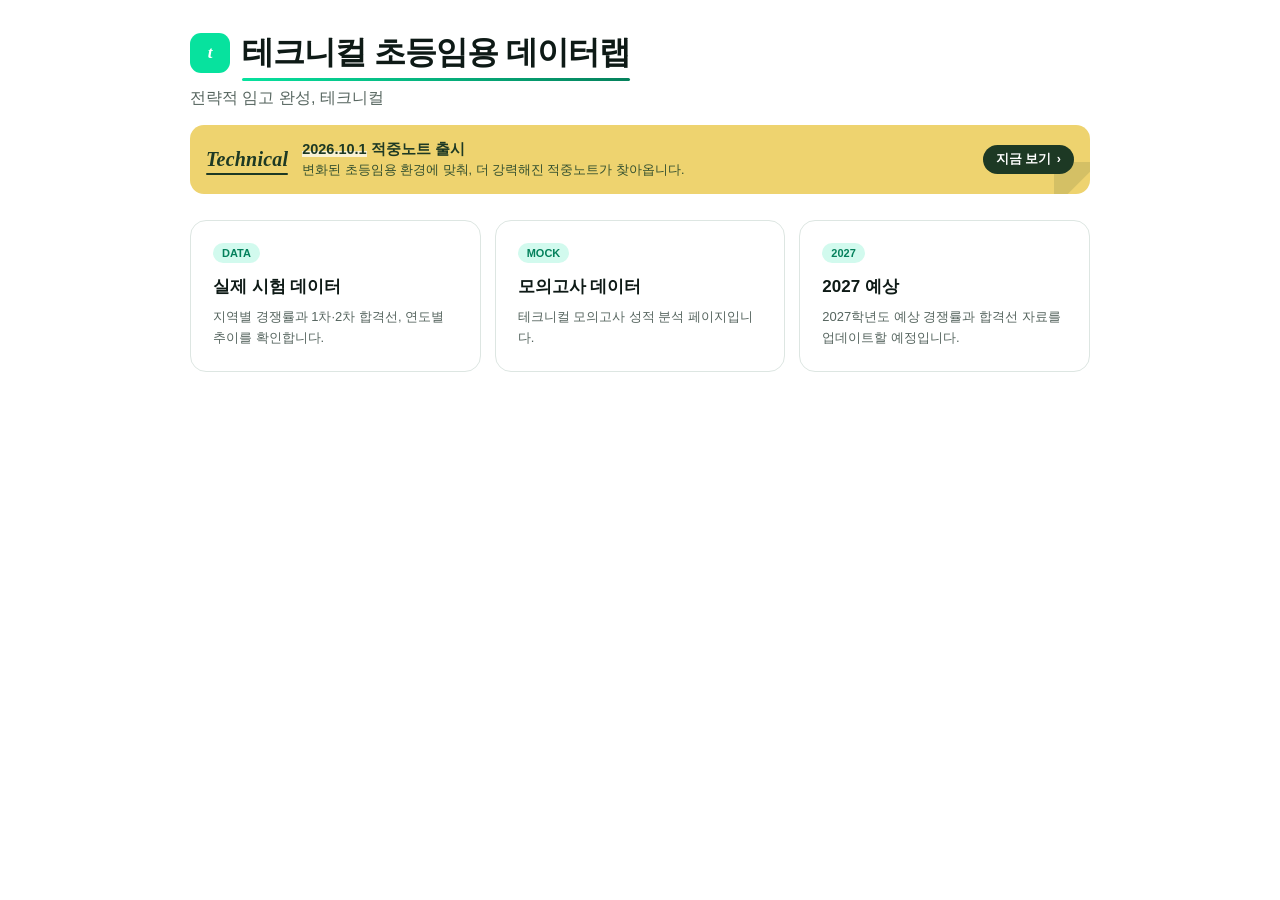
<file: index.html>
<!doctype html><html lang="ko"><head><meta charset="utf-8"><meta name="viewport" content="width=device-width,initial-scale=1"><title>테크니컬 초등임용 데이터랩</title><meta name="description" content="초등임용 실제 시험, 모의고사, 2027 예상 데이터를 한 곳에서 확인합니다."><style>*{box-sizing:border-box}html,body{margin:0;min-height:100%;font-family:"Nanum Gothic","Apple SD Gothic Neo","Malgun Gothic",sans-serif;color:#0e1a16;background:#fff}body{padding:32px 20px}.home{max-width:900px;margin:0 auto}.brand{display:flex;align-items:center;gap:12px}.logo{display:grid;place-items:center;width:40px;height:40px;border-radius:11px;background:#07e29e;color:#fff;font-family:Georgia,serif;font-weight:700;font-style:italic;font-size:17px}.lede{color:#56655f;margin:14px 0 0}h1{margin:0;font-size:min(32px,6vw);font-weight:700;letter-spacing:-.03em;line-height:1.3}.home .promo{margin-bottom:26px}.grid{display:grid;grid-template-columns:repeat(3,1fr);gap:14px}.card{display:block;text-decoration:none;color:inherit;border:1px solid #dde6e2;border-radius:16px;padding:22px;background:#fff;transition:.15s}.card:hover{border-color:#0e1a16;transform:translateY(-2px)}.card h2{font-size:17px;margin:0 0 8px}.card p{font-size:13px;color:#56655f;line-height:1.65;margin:0}.badge{display:inline-block;font-size:11px;font-weight:700;color:#05815c;background:#07e29e2e;border-radius:999px;padding:4px 9px;margin-bottom:12px}@media(max-width:700px){.grid{grid-template-columns:1fr}.card{padding:18px}}</style></head><body><main class="home"><header><div class="brand"><span class="logo">t</span><h1 data-fx-title>테크니컬 초등임용 데이터랩</h1></div><p class="lede">전략적 임고 완성, 테크니컬</p></header><section class="grid"><a class="card" href="real.html"><span class="badge">DATA</span><h2>실제 시험 데이터</h2><p>지역별 경쟁률과 1차·2차 합격선, 연도별 추이를 확인합니다.</p></a><a class="card" href="mock.html"><span class="badge">MOCK</span><h2>모의고사 데이터</h2><p>테크니컬 모의고사 성적 분석 페이지입니다.</p></a><a class="card" href="expected-2027.html"><span class="badge">2027</span><h2>2027 예상</h2><p>2027학년도 예상 경쟁률과 합격선 자료를 업데이트할 예정입니다.</p></a></section></main><script src="hitnote.js"></script></body></html>
</file>
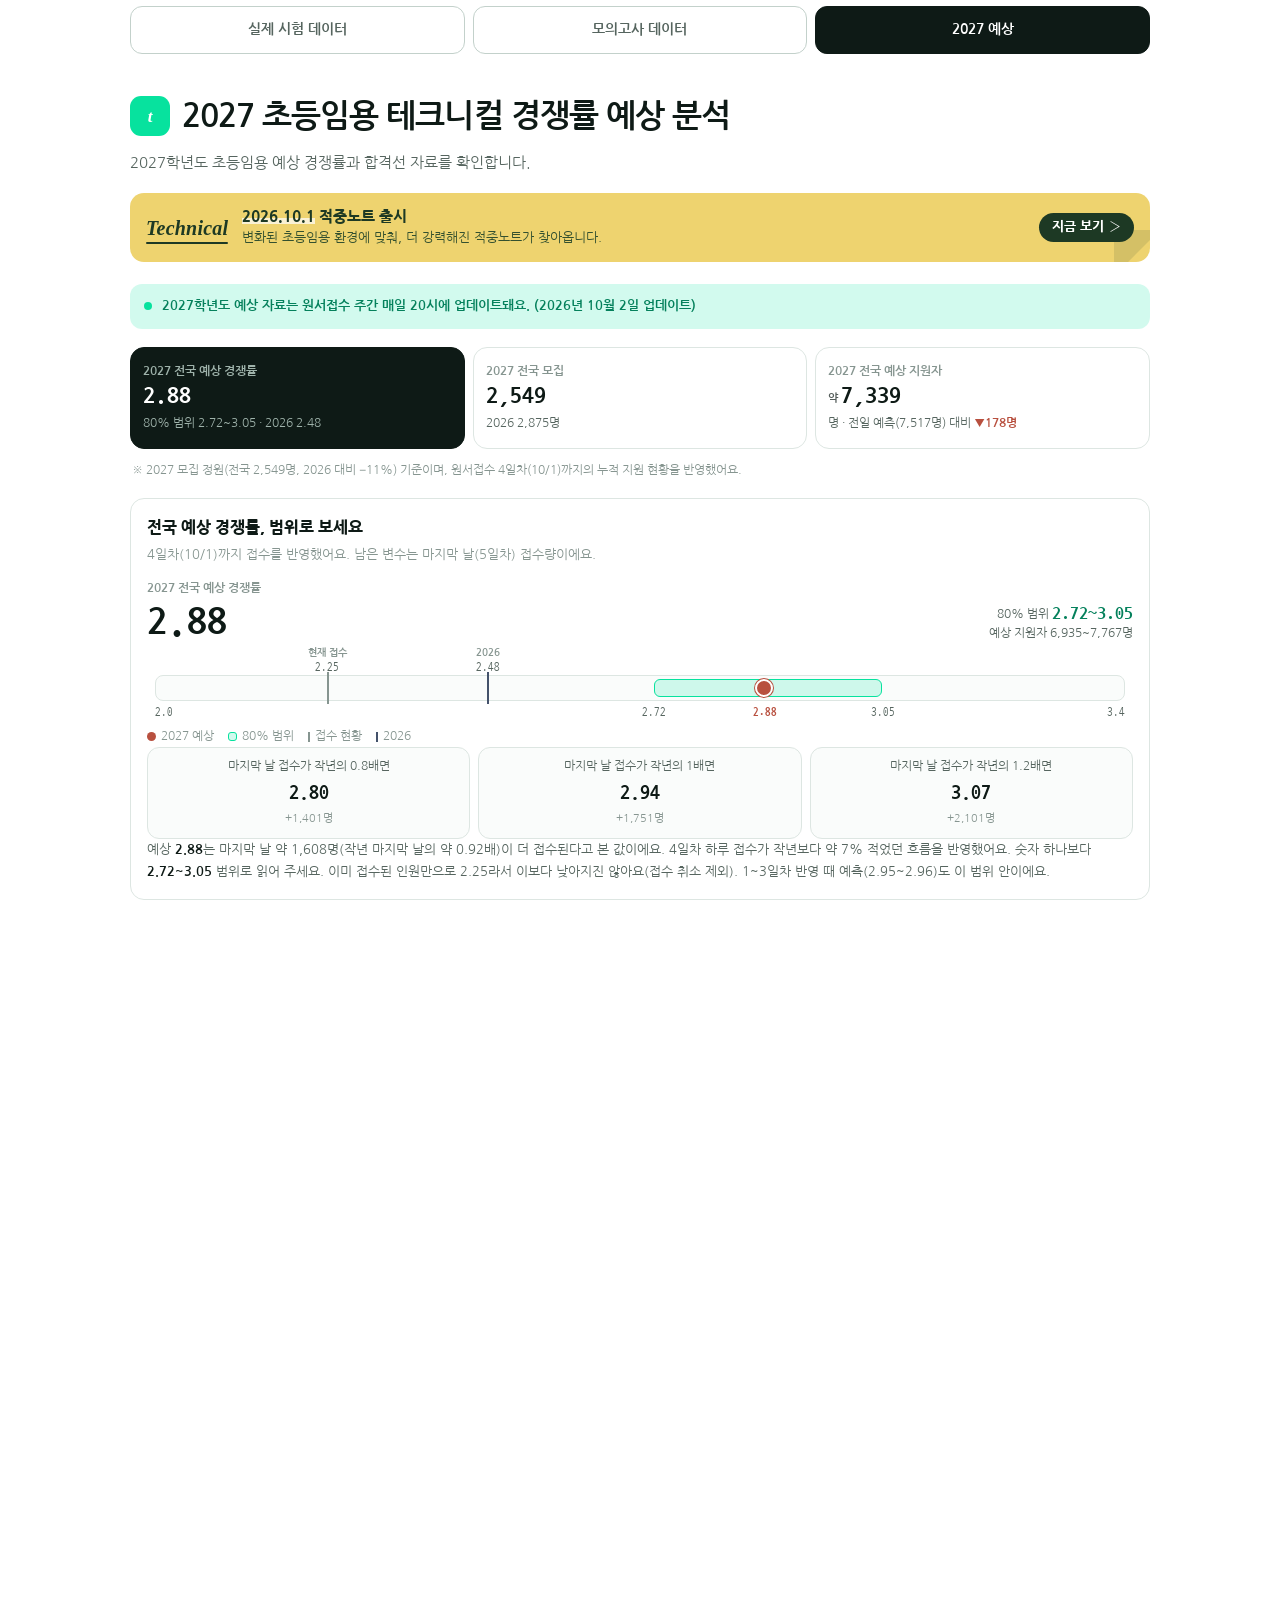
<file: expected-2027.html>
<!doctype html><html lang="ko"><head><meta charset="utf-8">
<meta name="viewport" content="width=device-width, initial-scale=1, viewport-fit=cover">
<title>2027 예상 | 테크니컬 초등임용 데이터랩</title>
<meta name="description" content="2027학년도 초등임용 예상 경쟁률과 합격선 자료를 확인합니다.">
<link rel="preconnect" href="https://fonts.googleapis.com">
<link rel="preconnect" href="https://fonts.gstatic.com" crossorigin>
<link rel="stylesheet" href="https://fonts.googleapis.com/css2?family=Nanum+Gothic:wght@400;700;800&family=Nanum+Gothic+Coding:wght@400;700&display=swap">
<link rel="stylesheet" href="common.css">
<script src="kmap.js"></script>
<style>
  :root{
    color-scheme: light;
    --ground:#ffffff; --surface:#ffffff; --surface-2:#fafcfb;
    --ink:#0e1a16; --ink-2:#56655f; --ink-3:#869590;
    --line:#dde6e2; --line-2:#c3d1cb;
    --avg:#07e29e; --avg-soft:#07e29e2e; --avg-ink:#05815c;
    --cut:#44526b; --cut-soft:#44526b1f;
    --cut2:#b8503f; --cut2-soft:#b8503f1a;
    --sans:"Nanum Gothic","Apple SD Gothic Neo","Malgun Gothic",-apple-system,sans-serif;
    --mono:"Nanum Gothic Coding",ui-monospace,SFMono-Regular,Menlo,monospace;
    padding-top: env(safe-area-inset-top,0px);
    padding-bottom: env(safe-area-inset-bottom,0px);
  }
  *{box-sizing:border-box}
  html,body{height:100%;max-width:100%;overflow-x:hidden}
  body{
    margin:0; background:var(--ground); color:var(--ink);
    font-family:var(--sans); font-size:15px; line-height:1.6;
    -webkit-font-smoothing:antialiased; word-break:keep-all; overflow-wrap:break-word;
  }
  h1,h2,h3{text-wrap:balance} p{text-wrap:pretty}
  button,select{-webkit-tap-highlight-color:transparent; touch-action:manipulation; font:inherit}

  .wrap{
    max-width:1060px; margin:0 auto;
    padding-left:max(20px, env(safe-area-inset-left));
    padding-right:max(20px, env(safe-area-inset-right));
    padding-block:32px calc(56px + env(safe-area-inset-bottom));
    display:flex; flex-direction:column; gap:22px;
  }

  .brand{display:flex; align-items:center; gap:12px}
  .logo{
    display:grid; place-items:center; width:40px; height:40px; flex:none;
    border-radius:11px; background:var(--avg); color:#fff;
    font-family:Georgia,"Times New Roman",serif; font-weight:700; font-style:italic; font-size:17px;
  }
  h1{margin:0; min-width:0; font-size:min(32px,3.4vw); font-weight:700; letter-spacing:-0.03em; line-height:1.3; white-space:nowrap}
  .lede{margin:14px 0 0; max-width:54ch; color:var(--ink-2); font-size:14.5px; line-height:1.78}

  nav.tabs{
    display:grid; grid-template-columns:repeat(3,1fr); gap:8px;
    position:sticky; top:0; z-index:5; background:var(--ground);
    padding-block:6px 2px;
  }
  nav.tabs button{
    border:1px solid var(--line-2); background:var(--surface);
    color:var(--ink-2); border-radius:12px; padding:12px 6px;
    font-weight:700; font-size:13.5px; cursor:pointer; text-align:center;
    transition:background .12s,color .12s,border-color .12s;
  }
  nav.tabs button.is-on{background:var(--ink); color:#fff; border-color:var(--ink)}
  @media (max-width:420px){ nav.tabs button{font-size:12px; padding:11px 4px} }

  section.view{display:none}
  section.view.is-on{display:flex; flex-direction:column; gap:18px}

  .panel{
    border:1px solid var(--line); border-radius:14px; padding:16px;
    background:var(--surface); display:flex; flex-direction:column; gap:14px;
  }
  .panel-head h2{margin:0 0 4px; font-size:16px; font-weight:800}
  .panel-head .note{margin:0; color:var(--ink-3); font-size:12.5px}

  .seg{display:inline-flex; border:1px solid var(--line-2); border-radius:10px; padding:3px; gap:2px}
  .seg button{
    border:none; background:none; color:var(--ink-2); font-weight:700; font-size:13px;
    padding:7px 12px; border-radius:7px; cursor:pointer;
  }
  .seg button.is-on{background:var(--ink); color:#fff}

  .row-controls{display:flex; flex-wrap:wrap; align-items:center; gap:10px}
  select.plain{
    font-family:var(--sans); font-size:13.5px; color:var(--ink); background:var(--surface);
    border:1px solid var(--line-2); border-radius:8px; padding:8px 28px 8px 10px;
    appearance:none; -webkit-appearance:none;
    background-image:linear-gradient(45deg,transparent 50%,var(--ink-3) 50%),
                      linear-gradient(135deg,var(--ink-3) 50%,transparent 50%);
    background-position:calc(100% - 15px) 50%, calc(100% - 10px) 50%;
    background-size:5px 5px, 5px 5px; background-repeat:no-repeat;
  }

  .bars{list-style:none; margin:0; padding:0; display:flex; flex-direction:column; gap:8px}
  .bars li{display:grid; grid-template-columns:52px 1fr 52px; align-items:center; gap:8px}
  .bars .name{font-size:12.5px; color:var(--ink-2); font-weight:700; white-space:nowrap; overflow:hidden; text-overflow:ellipsis}
  .bars .track{position:relative; height:20px; background:var(--surface-2); border-radius:6px; overflow:hidden}
  .bars .fill{position:absolute; inset:0 auto 0 0; border-radius:6px; background:var(--avg)}
  .bars li.is-me .fill{background:var(--cut2)}
  .bars .val{font-family:var(--mono); font-size:12px; font-weight:700; color:var(--ink); text-align:right; font-variant-numeric:tabular-nums}

  .trend-wrap{display:flex; flex-direction:column; gap:10px}
  .trend-chart{width:100%; height:auto; display:block}
  .trend-pts text{font-family:var(--mono); font-variant-numeric:tabular-nums}
  .legend-inline{display:flex; gap:14px; margin:0; font-size:12px; color:var(--ink-3)}
  .legend-inline span{display:inline-flex; align-items:center; gap:5px}
  .legend-inline i{width:9px; height:9px; border-radius:3px; background:var(--avg); display:inline-block}
  .legend-inline i.i-cut{background:var(--cut)}
  .legend-inline i.i-cut2{background:var(--cut2)}

  .empty-note{color:var(--ink-3); font-size:13px; padding:10px 2px}

  .mock-frame-wrap{border-radius:14px; overflow:hidden; border:1px solid var(--line)}
  iframe.mock-frame{width:100%; border:0; display:block; height:1400px; background:#faf9f5}

  .notice{
    display:flex; flex-direction:column; align-items:center; text-align:center; gap:16px;
    padding:48px 22px; border:1px dashed var(--line-2); border-radius:16px; background:var(--surface-2);
  }
  .notice-icon{
    display:grid; place-items:center; width:52px; height:52px; border-radius:50%;
    background:var(--avg-soft); color:var(--avg-ink); flex:none;
  }
  .notice-icon svg{width:24px; height:24px}
  .notice-title{margin:0; font-size:17px; font-weight:800; color:var(--ink); max-width:34ch}
  .notice-sub{margin:0; font-size:13px; color:var(--ink-2); max-width:44ch; line-height:1.7}
  .notice-badge{
    font-family:var(--mono); font-size:11.5px; font-weight:700; letter-spacing:.04em;
    color:var(--avg-ink); background:var(--avg-soft); border-radius:999px; padding:5px 12px;
  }

  .disclaimer{
    font-size:12px; color:var(--ink-3); border-top:1px solid var(--line); padding-top:14px;
  }

  .kpis{display:grid;grid-template-columns:repeat(3,minmax(0,1fr));gap:8px}
  .kpi{border:1px solid var(--line);border-radius:14px;padding:14px 12px;background:var(--surface)}
  .kpi.main{background:var(--ink);color:#fff;border-color:var(--ink)}
  .kpi small{display:block;font-size:11.5px;color:var(--ink-3);font-weight:700}.kpi.main small{color:#9fb3ab}
  .kpi{min-width:0}
  .kpi b em{font-size:11px;font-style:normal;font-family:var(--sans);font-weight:700;margin-right:3px;opacity:.7}
  .kpi b{display:block;white-space:nowrap;font-family:var(--mono);font-size:min(24px,5.6vw);font-weight:700;line-height:1.25;font-variant-numeric:tabular-nums}
  .kpi span{font-size:11.5px;color:var(--ink-2)}.kpi span .dlt{font-style:normal;font-weight:700;color:var(--cut2);white-space:nowrap}.kpi.main span{color:#9fb3ab}
  .upd{display:flex;gap:10px;align-items:center;padding:12px 14px;border-radius:12px;background:var(--avg-soft);color:var(--avg-ink);font-size:13px;font-weight:700}
  .upd i{width:8px;height:8px;border-radius:50%;background:var(--avg);flex:none}
  .rng{list-style:none;margin:0;padding:0;display:flex;flex-direction:column;gap:9px}
  .rng li{display:grid;grid-template-columns:38px 1fr 40px;align-items:center;gap:8px;cursor:pointer;border-radius:8px;padding:2px 0}
  .rng li.is-me .name{color:var(--cut2)}
  .rng .name{font-size:13px;font-weight:800;color:var(--ink-2)}
  .rng .track{position:relative;height:22px;background:var(--surface-2);border-radius:6px}
  .rng .band{position:absolute;top:5px;bottom:5px;background:var(--avg-soft);border-radius:5px}
  .rng .dot{position:absolute;top:3px;width:16px;height:16px;margin-left:-8px;border-radius:50%;background:var(--avg);border:2px solid #fff;box-shadow:0 0 0 1px var(--avg-ink)}
  .rng li.is-me .dot{background:var(--cut2);box-shadow:0 0 0 1px var(--cut2)}
  .rng .prev{position:absolute;top:2px;bottom:2px;width:2px;background:var(--cut)}
  .rng .val{font-family:var(--mono);font-size:12.5px;font-weight:700;text-align:right}
  .rng li.is-nat{cursor:default;padding-bottom:10px;border-bottom:1px dashed var(--line-2)}
  .rng li.is-nat .name{color:var(--ink);font-weight:800}
  .rng li.is-nat .val{color:var(--ink)}
  .axis{display:flex;justify-content:space-between;margin:0 40px 0 46px;font-family:var(--mono);font-size:11px;color:var(--ink-3)}
  .legend-inline .i-prev{width:2px;height:10px;border-radius:0;background:var(--cut)}
  .legend-inline .i-band{background:var(--avg-soft);border:1px solid var(--avg)}
  .smalls{display:grid;grid-template-columns:repeat(3,1fr);gap:8px}
  .sm{border:1px solid var(--cut2-soft);background:var(--cut2-soft);border-radius:12px;padding:12px 8px;text-align:center}
  .sm b{display:block;font-size:14px}.sm em{display:block;font-style:normal;font-family:var(--mono);font-size:20px;font-weight:700;color:var(--cut2)}
  .sm span{font-size:11.5px;color:var(--ink-2);display:block;line-height:1.5}
  .tbl{overflow-x:auto}table{border-collapse:collapse;width:100%;font-size:13px;min-width:420px}
  th,td{padding:8px 6px;text-align:right;border-bottom:1px solid var(--line);white-space:nowrap}
  th:first-child,td:first-child{text-align:left;font-weight:800}th{font-size:11.5px;color:var(--ink-3)}
  td{font-family:var(--mono);font-variant-numeric:tabular-nums}tr.tot td{font-weight:700;background:var(--surface-2)}
  .up{color:var(--cut2)}.dn{color:var(--avg-ink)}
  .tips{margin:0;padding-left:18px;display:flex;flex-direction:column;gap:8px;font-size:13.5px}
  .detail-h{display:flex;flex-wrap:wrap;justify-content:space-between;align-items:center;gap:10px}
  .chips{display:flex;gap:8px;flex-wrap:wrap;font-size:12.5px;color:var(--ink-2)}
  .chips b{font-family:var(--mono);color:var(--ink)}
  .tbl.sortable table{min-width:0;font-size:12.5px}
  .tbl.sortable td{padding:8px 4px}
  .tbl.sortable th{padding:0}
  .tbl.sortable th button{width:100%;padding:8px 4px;border:0;background:none;color:inherit;font:inherit;font-size:11.5px;font-weight:700;cursor:pointer;text-align:right;white-space:normal;line-height:1.3}
  .tbl.sortable th:first-child button{text-align:left}
  .tbl.sortable th button:hover{color:var(--ink)}
  .tbl.sortable th button:focus-visible{outline:2px solid var(--avg-ink);outline-offset:-2px;border-radius:6px}
  .tbl.sortable th button::after{content:"↕";margin-left:2px;opacity:.35;font-size:10px}
  .tbl.sortable th[aria-sort="ascending"] button,.tbl.sortable th[aria-sort="descending"] button{color:var(--ink)}
  .tbl.sortable th[aria-sort="ascending"] button::after{content:"▲";opacity:1;color:var(--avg-ink)}
  .tbl.sortable th[aria-sort="descending"] button::after{content:"▼";opacity:1;color:var(--avg-ink)}
  .tbl.sortable td.hi{font-weight:700;color:var(--ink)}

  .nat-h{display:flex;justify-content:space-between;align-items:flex-end;gap:12px;flex-wrap:wrap}
  .nat-h small{display:block;font-size:11.5px;color:var(--ink-3);font-weight:700}
  .nat-h b{display:block;font-family:var(--mono);font-size:min(40px,10vw);line-height:1.15;font-variant-numeric:tabular-nums}
  .nat-h .r{text-align:right;font-size:12px;color:var(--ink-2)}
  .nat-h .r b{display:inline;font-size:18px;color:var(--avg-ink)}
  .gauge{padding:0 8px}
  .g-top,.g-bot{position:relative;font-family:var(--mono);font-size:11px;color:var(--ink-2)}
  .g-top{height:32px}.g-bot{height:22px;margin-top:4px}
  .g-top span,.g-bot span{position:absolute;transform:translateX(-50%);text-align:center;line-height:1.25;white-space:nowrap}
  .g-top span{bottom:2px}
  .g-top small{display:block;font-family:var(--sans);font-size:10px;color:var(--ink-3);font-weight:700}
  .g-bot span.e0{transform:none}.g-bot span.e1{transform:translateX(-100%)}
  .g-bot span.hl{font-weight:700;color:var(--cut2)}
  .g-track{position:relative;height:26px;background:var(--surface-2);border-radius:8px;border:1px solid var(--line)}
  .g-band{position:absolute;top:3px;bottom:3px;background:var(--avg-soft);border:1px solid var(--avg);border-radius:6px}
  .g-tick{position:absolute;top:-4px;bottom:-4px;width:2px;margin-left:-1px;background:var(--cut)}
  .g-tick.now{background:var(--ink-3)}
  .g-dot{position:absolute;top:50%;width:18px;height:18px;margin:-9px 0 0 -9px;border-radius:50%;background:var(--cut2);border:2px solid #fff;box-shadow:0 0 0 1px var(--cut2)}
  .legend-inline .i-now{width:2px;height:10px;border-radius:0;background:var(--ink-3)}
  .legend-inline .i-dot{background:var(--cut2);border-radius:50%}
  .scs{display:grid;grid-template-columns:repeat(3,1fr);gap:8px}
  .sc{border:1px solid var(--line);background:var(--surface-2);border-radius:12px;padding:10px 6px;text-align:center}
  .sc span{display:block;font-size:11.5px;color:var(--ink-2);line-height:1.45}
  .sc em{display:block;font-style:normal;font-family:var(--mono);font-size:20px;font-weight:700;margin:2px 0}
  .sc i{display:block;font-style:normal;font-size:11px;color:var(--ink-3)}
  .nat-note{margin:0;font-size:13px;color:var(--ink-2);line-height:1.7}
  .nat-note b{color:var(--ink)}
@media(max-width:460px){.brand{gap:10px}.logo{width:34px;height:34px;border-radius:9px}}
</style></head><body>
<div class="site-nav-shell"><nav class="site-nav" aria-label="데이터 종류 선택"><a href="real.html" class="">실제 시험 데이터</a><a href="mock.html" class="">모의고사 데이터</a><a href="expected-2027.html" class="is-on">2027 예상</a></nav></div>
<div class="wrap">
<header>
    <div class="brand">
      <span class="logo" aria-hidden="true">t</span>
      <h1 data-fit-title>2027 초등임용 테크니컬 경쟁률 예상 분석</h1>
    </div>
    <p class="lede">2027학년도 초등임용 예상 경쟁률과 합격선 자료를 확인합니다.</p>
  </header>
  <section class="view is-on" aria-label="2027 예상">
<div class="upd"><i></i>2027학년도 예상 자료는 원서접수 주간 매일 20시에 업데이트돼요. (2026년 10월 2일 업데이트)</div>
<div class="kpis" id="kpis"></div>
<p class="note" style="margin:-6px 2px 0;color:var(--ink-3);font-size:12px">※ 2027 모집 정원(전국 2,549명, 2026 대비 −11%) 기준이며, 원서접수 4일차(10/1)까지의 누적 지원 현황을 반영했어요.</p>

<div class="panel"><div class="panel-head"><h2>전국 예상 경쟁률, 범위로 보세요</h2><p class="note">4일차(10/1)까지 접수를 반영했어요. 남은 변수는 마지막 날(5일차) 접수량이에요.</p></div>
<div id="nat"></div></div>

<div class="panel"><div class="panel-head"><h2>지역별 예상 경쟁률 지도</h2><p class="note">지역을 누르면 예상 경쟁률과 접수 현황이 나와요. 여기서 고른 지역은 아래 그래프에도 함께 적용돼요.</p></div>
<div id="kmap-mount"></div></div>

<div class="panel"><div class="panel-head"><h2>2027 초등임용 누적 지원자 수</h2><p class="note">2027 원서접수 누적 지원 인원이에요(1일차 9/28, 2일차 9/29, 3일차 9/30, 4일차 10/1). 2026년 같은 일차와 비교해요. 열 제목을 누르면 오름차순·내림차순으로 바뀌어요.</p></div>
<div class="row-controls"><div class="seg" id="dayseg" role="group" aria-label="일차 선택"><button type="button" data-day="1">1일차</button><button type="button" data-day="2">2일차</button><button type="button" data-day="3">3일차</button><button type="button" data-day="4" class="is-on">4일차 누적</button></div><div class="seg" id="d1dir" role="group" aria-label="정렬 방향"><button type="button" data-d="-1" class="is-on">내림차순</button><button type="button" data-d="1">오름차순</button></div><select class="plain" id="d1key" aria-label="정렬 기준"><option value="a27">2027 지원</option><option value="a26">2026 지원</option><option value="g">증감률</option><option value="r1">접수 경쟁률</option><option value="m27">2027 모집</option><option value="n">지역명</option></select></div>
<div class="tbl sortable"><table id="d1tbl"></table></div>
<p class="note" style="margin:0;color:var(--ink-3);font-size:12.5px">※ 접수 경쟁률 = 해당 일차 누적 지원자 ÷ 2027 모집이에요(최종 경쟁률이 아니에요). 모집이 2~3명인 광주·대전·세종은 증감 폭이 크게 나와요.</p></div>

<div class="panel"><div class="panel-head"><h2>전일 대비 예상 경쟁률 변화</h2><p class="note">4일차 접수까지 반영하니 전국 예상 경쟁률이 2.95에서 2.88로 낮아졌어요. 전국 누적 접수가 작년 같은 시점보다 많은 정도가 1~3일차 +15~16%에서 4일차 +10%로 줄었기 때문이에요. 서울·충남·충북·경북은 내려가고 제주·부산·경기는 올랐어요. 증감폭은 3일차 반영 대비예요.</p></div><div class="tbl"><table id="cmp"></table></div></div>

<div class="panel"><div class="panel-head"><h2>내 지역, 얼마나 몰릴까?</h2><p class="note">점=2027 예상, 초록 띠=80% 예상 범위, 검은 선=2026 실제. 지역을 누르면 아래에 자세히 나와요. 맨 위 ‘전국’은 17개 지역 합계 기준이며 같은 눈금이에요.</p></div>
<div class="legend-inline"><span><i></i>2027 예상</span><span><i class="i-band"></i>80% 범위</span><span><i class="i-prev"></i>2026</span></div>
<ul class="rng" id="rng"></ul><div class="axis" id="axis"></div>
<p class="note" style="margin:0;color:var(--ink-3);font-size:12.5px">※ 제주·부산·서울이 3.2~3.4로 높고, 나머지 지역은 대부분 2.3~3.0 사이에 몰려 있어 순위 차이가 오차 범위 안이에요. 제주는 모집이 24명뿐이라 변동성을 더 크게 잡아 범위가 넓어요.</p></div>

<div class="panel"><div class="panel-head"><h2>극단값 주의 지역</h2><p class="note">모집이 2~3명뿐이라 지원자 수 추정에 크게 좌우돼요. 과거 지원자는 26~57명, 4일차 누적 접수 인원과 기존 가정(45명)을 섞어 29~36명으로 추정했어요.</p></div><div class="smalls" id="smalls"></div></div>

<div class="panel"><div class="detail-h"><div class="panel-head"><h2>지역별 5년 추이</h2></div><select class="plain" id="sel" aria-label="지역 선택"></select></div>
<div class="chips" id="chips"></div><svg class="trend-chart" id="trend" viewBox="0 0 340 190" role="img" aria-label="경쟁률 추이"></svg>
<div class="legend-inline"><span><i class="i-cut"></i>실제(2022~26)</span><span><i class="i-cut2"></i>2027 예상·80% 범위</span></div></div>

<div class="panel"><div class="panel-head"><h2>모집·경쟁률 한눈에 비교</h2><p class="note">2027 모집은 최신 정원 기준이에요.</p></div><div class="tbl"><table id="tbl"></table></div></div>

<div class="panel"><div class="panel-head"><h2>수험생 체크포인트</h2></div><ul class="tips">
<li><b>전국 지원자는 해마다 7,100~7,900명으로 비슷</b>했고, 모집이 줄면 경쟁률이 오르는 구조예요. 올해는 4일차 누적 접수가 작년 같은 시점보다 <b>약 10% 많아</b>(1일차 +15%, 2일차 +16%, 3일차 +15%였다가 4일차에 증가세가 둔화) 지원자를 약 7,339명으로 조정했고, 경쟁률은 <b>약 2.88</b>로 예상돼요.</li>
<li>수험생이 <b>모집 많은 지역으로 이동</b>하기 때문에, 모집이 늘어도 경쟁률이 크게 낮아지진 않아요.</li>
<li>제주(3.4)·부산(3.3)·서울(3.2)이 가장 높고 경기(3.0)가 뒤따라요. 나머지는 대부분 2.3~2.9에 몰려 있어 <b>순위 구분이 어려워요.</b></li>
<li>전년에 경쟁률이 높았던 지역은 다음 해 <b>일부 식는 경향</b>(평균회귀)이 있어요.</li>
<li>과거 예측 오차는 평균 약 10%예요. 일차별 접수 비중은 2026년 한 해 자료뿐이라 오차가 더 클 수 있어요. 5일차(최종) 자료가 나오면 다시 반영해요.</li></ul></div>

<p class="disclaimer">2027 모집 정원은 지역별 최신 정원(전국 2,549명)을 반영했어요. 정원이 바뀌면 예상치도 달라져요. 4개 모형(지원자 증감·합격선 포함·전국 대비 위치 유지·일차별 접수 기반)의 가중 기하평균으로 산출했고(4일차 기준 일차별 접수 기반 비중 약 76%), 표본이 5개 연도뿐이라 참고용입니다. 80% 범위는 예측값×exp(±1.28σ)로 계산했어요.</p>
</section>
<script>
const D=[{"n": "광주", "s": true, "m26": 28, "r26": 5.14, "m27": 2, "e": 17.5, "ap": 35, "lo": 12, "hi": 25.28, "h": [[2022, 5, 9.6], [2023, 5, 7.4], [2024, 5, 9.2], [2025, 41, 3.98], [2026, 28, 5.14]], "a27": 7, "a26": 48, "b27": 18, "b26": 78, "p1": 17.5, "c27": 21, "c26": 98, "p2": 20.5, "p3": 20, "d27": 24, "d26": 106}, {"n": "세종", "s": true, "m26": 6, "r26": 7.83, "m27": 3, "e": 9.67, "ap": 29, "lo": 6.44, "hi": 13.96, "h": [[2022, 72, 3.31], [2023, 64, 3.67], [2024, 9, 5.89], [2025, 36, 2.72], [2026, 6, 7.83]], "a27": 13, "a26": 12, "b27": 16, "b26": 24, "p1": 15.33, "c27": 18, "c26": 26, "p2": 13, "p3": 12.67, "d27": 17, "d26": 32}, {"n": "대전", "s": true, "m26": 31, "r26": 4.39, "m27": 3, "e": 12, "ap": 36, "lo": 8.33, "hi": 17.33, "h": [[2022, 11, 4.1], [2023, 9, 2.89], [2024, 9, 6.33], [2025, 39, 3.1], [2026, 31, 4.39]], "a27": 13, "a26": 31, "b27": 18, "b26": 53, "p1": 15.33, "c27": 20, "c26": 70, "p2": 13.67, "p3": 13, "d27": 25, "d26": 97}, {"n": "서울", "s": false, "m26": 195, "r26": 3.4, "m27": 247, "e": 3.23, "ap": 797, "lo": 2.88, "hi": 3.61, "h": [[2022, 201, 3.7], [2023, 107, 4.75], [2024, 101, 4.48], [2025, 244, 2.61], [2026, 195, 3.4]], "a27": 198, "a26": 177, "b27": 361, "b26": 326, "p1": 3.56, "c27": 481, "c26": 426, "p2": 3.58, "p3": 3.57, "d27": 606, "d26": 537}, {"n": "울산", "s": false, "m26": 61, "r26": 2.49, "m27": 62, "e": 2.91, "ap": 181, "lo": 2.6, "hi": 3.26, "h": [[2022, 122, 2.15], [2023, 112, 2.04], [2024, 88, 2.13], [2025, 94, 1.86], [2026, 61, 2.49]], "a27": 49, "a26": 33, "b27": 81, "b26": 63, "p1": 2.96, "c27": 110, "c26": 76, "p2": 2.93, "p3": 2.96, "d27": 139, "d26": 106}, {"n": "전남", "s": false, "m26": 121, "r26": 2.5, "m27": 137, "e": 2.69, "ap": 369, "lo": 2.41, "hi": 3.01, "h": [[2022, 187, 1.94], [2023, 151, 1.93], [2024, 138, 2.37], [2025, 143, 1.83], [2026, 121, 2.5]], "a27": 86, "a26": 48, "b27": 160, "b26": 88, "p1": 2.85, "c27": 214, "c26": 121, "p2": 2.88, "p3": 2.86, "d27": 274, "d26": 176}, {"n": "충남", "s": false, "m26": 243, "r26": 2.41, "m27": 185, "e": 2.64, "ap": 489, "lo": 2.36, "hi": 2.96, "h": [[2022, 139, 2.39], [2023, 139, 2.13], [2024, 225, 2.04], [2025, 231, 2.01], [2026, 243, 2.41]], "a27": 115, "a26": 103, "b27": 206, "b26": 183, "p1": 2.93, "c27": 297, "c26": 241, "p2": 2.95, "p3": 2.97, "d27": 367, "d26": 361}, {"n": "대구", "s": false, "m26": 72, "r26": 2.53, "m27": 121, "e": 2.45, "ap": 296, "lo": 2.19, "hi": 2.74, "h": [[2022, 46, 1.72], [2023, 27, 2.78], [2024, 28, 2.36], [2025, 67, 1.69], [2026, 72, 2.53]], "a27": 70, "a26": 63, "b27": 140, "b26": 109, "p1": 2.49, "c27": 178, "c26": 128, "p2": 2.55, "p3": 2.57, "d27": 228, "d26": 154}, {"n": "인천", "s": false, "m26": 175, "r26": 2.46, "m27": 219, "e": 2.59, "ap": 567, "lo": 2.31, "hi": 2.9, "h": [[2022, 200, 2.3], [2023, 185, 2.2], [2024, 147, 2.59], [2025, 206, 1.93], [2026, 175, 2.46]], "a27": 151, "a26": 111, "b27": 260, "b26": 192, "p1": 2.72, "c27": 335, "c26": 253, "p2": 2.74, "p3": 2.72, "d27": 432, "d26": 324}, {"n": "경북", "s": false, "m26": 271, "r26": 2.34, "m27": 167, "e": 2.81, "ap": 469, "lo": 2.51, "hi": 3.14, "h": [[2022, 328, 1.76], [2023, 317, 1.97], [2024, 253, 2.08], [2025, 293, 1.81], [2026, 271, 2.34]], "a27": 126, "a26": 108, "b27": 202, "b26": 181, "p1": 3.09, "c27": 264, "c26": 257, "p2": 3.09, "p3": 3.05, "d27": 352, "d26": 376}, {"n": "부산", "s": false, "m26": 255, "r26": 2.29, "m27": 160, "e": 3.34, "ap": 535, "lo": 2.99, "hi": 3.74, "h": [[2022, 343, 2.14], [2023, 324, 2.15], [2024, 305, 2.29], [2025, 379, 2.01], [2026, 255, 2.29]], "a27": 166, "a26": 148, "b27": 284, "b26": 265, "p1": 3.07, "c27": 352, "c26": 345, "p2": 3.07, "p3": 3.05, "d27": 445, "d26": 446}, {"n": "경기", "s": false, "m26": 995, "r26": 2.34, "m27": 815, "e": 3.02, "ap": 2459, "lo": 2.7, "hi": 3.38, "h": [[2022, 1385, 2.04], [2023, 1420, 2.08], [2024, 1224, 2.42], [2025, 1630, 1.93], [2026, 995, 2.34]], "a27": 671, "a26": 580, "b27": 1216, "b26": 1016, "p1": 2.89, "c27": 1604, "c26": 1365, "p2": 2.92, "p3": 2.91, "d27": 1982, "d26": 1770}, {"n": "경남", "s": false, "m26": 123, "r26": 2.36, "m27": 141, "e": 2.67, "ap": 377, "lo": 2.39, "hi": 2.99, "h": [[2022, 156, 2.03], [2023, 138, 2.09], [2024, 164, 2.02], [2025, 169, 1.83], [2026, 123, 2.36]], "a27": 104, "a26": 73, "b27": 178, "b26": 134, "p1": 2.71, "c27": 221, "c26": 165, "p2": 2.7, "p3": 2.7, "d27": 295, "d26": 224}, {"n": "제주", "s": false, "m26": 55, "r26": 2.15, "m27": 24, "e": 3.44, "ap": 83, "lo": 2.92, "hi": 4.06, "h": [[2022, 60, 1.85], [2023, 99, 1.92], [2024, 80, 2.16], [2025, 86, 1.88], [2026, 55, 2.15]], "a27": 15, "a26": 23, "b27": 51, "b26": 55, "p1": 3.02, "c27": 62, "c26": 74, "p2": 3.17, "p3": 3.12, "d27": 71, "d26": 95}, {"n": "충북", "s": false, "m26": 72, "r26": 2.29, "m27": 69, "e": 2.41, "ap": 166, "lo": 2.15, "hi": 2.69, "h": [[2022, 80, 1.88], [2023, 74, 2.12], [2024, 30, 2.03], [2025, 77, 1.56], [2026, 72, 2.29]], "a27": 52, "a26": 44, "b27": 90, "b26": 73, "p1": 2.72, "c27": 129, "c26": 99, "p2": 2.66, "p3": 2.67, "d27": 134, "d26": 142}, {"n": "강원", "s": false, "m26": 119, "r26": 2.22, "m27": 147, "e": 2.26, "ap": 333, "lo": 2.02, "hi": 2.53, "h": [[2022, 95, 2.84], [2023, 86, 2.97], [2024, 69, 4.03], [2025, 103, 2.31], [2026, 119, 2.22]], "a27": 86, "a26": 65, "b27": 136, "b26": 105, "p1": 2.47, "c27": 181, "c26": 143, "p2": 2.47, "p3": 2.46, "d27": 245, "d26": 182}, {"n": "전북", "s": false, "m26": 53, "r26": 2.09, "m27": 47, "e": 2.56, "ap": 121, "lo": 2.29, "hi": 2.87, "h": [[2022, 56, 2.25], [2023, 41, 2.51], [2024, 38, 2.24], [2025, 102, 1.91], [2026, 53, 2.09]], "a27": 28, "a26": 26, "b27": 57, "b26": 37, "p1": 2.53, "c27": 67, "c26": 58, "p2": 2.66, "p3": 2.56, "d27": 95, "d26": 83}], f=x=>x.toFixed(2), $=id=>document.getElementById(id);
const G=D.filter(d=>!d.s).sort((a,b)=>b.e-a.e), S=D.filter(d=>d.s).sort((a,b)=>b.r26-a.r26);
let me='서울';
$('kpis').innerHTML=`<div class="kpi main"><small>2027 전국 예상 경쟁률</small><b>2.88</b><span>80% 범위 2.72~3.05 · 2026 2.48</span></div><div class="kpi"><small>2027 전국 모집</small><b>2,549</b><span>2026 2,875명</span></div><div class="kpi"><small>2027 전국 예상 지원자</small><b><em>약</em>7,339</b><span>명 · 전일 예측(7,517명) 대비 <i class=\"dlt\">▼178명</i></span></div>`;
const NAT={e:2.88,lo:2.72,hi:3.05,apLo:6935,apHi:7767,ap:7339,mod:2549,cum:5731,p26:1751,r26:2.48,A:2.0,B:3.4};
(function(){const fm=v=>v.toLocaleString('ko-KR'),n=NAT,now=n.cum/n.mod,q=v=>((Math.min(Math.max(v,n.A),n.B)-n.A)/(n.B-n.A)*100).toFixed(2)+'%',inc=n.ap-n.cum,ratio=inc/n.p26;
const sc=[0.8,1,1.2].map(r=>({r,v:(n.cum+r*n.p26)/n.mod,m:Math.round(r*n.p26)}));
$('nat').innerHTML=`<div class="nat-h"><div><small>2027 전국 예상 경쟁률</small><b>${n.e.toFixed(2)}</b></div><div class="r">80% 범위 <b>${n.lo.toFixed(2)}~${n.hi.toFixed(2)}</b><br>예상 지원자 ${fm(n.apLo)}~${fm(n.apHi)}명</div></div>
<div class="gauge"><div class="g-top"><span style="left:${q(now)}"><small>현재 접수</small>${now.toFixed(2)}</span><span style="left:${q(n.r26)}"><small>2026</small>${n.r26.toFixed(2)}</span></div>
<div class="g-track"><span class="g-band" style="left:${q(n.lo)};width:calc(${q(n.hi)} - ${q(n.lo)})"></span><span class="g-tick now" style="left:${q(now)}"></span><span class="g-tick" style="left:${q(n.r26)}"></span><span class="g-dot" style="left:${q(n.e)}"></span></div>
<div class="g-bot"><span class="e0" style="left:0">${n.A.toFixed(1)}</span><span style="left:${q(n.lo)}">${n.lo.toFixed(2)}</span><span class="hl" style="left:${q(n.e)}">${n.e.toFixed(2)}</span><span style="left:${q(n.hi)}">${n.hi.toFixed(2)}</span><span class="e1" style="left:100%">${n.B.toFixed(1)}</span></div></div>
<div class="legend-inline"><span><i class="i-dot"></i>2027 예상</span><span><i class="i-band"></i>80% 범위</span><span><i class="i-now"></i>접수 현황</span><span><i class="i-prev"></i>2026</span></div>
<div class="scs">${sc.map(s=>`<div class="sc"><span>마지막 날 접수가 작년의 ${s.r}배면</span><em>${s.v.toFixed(2)}</em><i>+${fm(s.m)}명</i></div>`).join('')}</div>
<p class="nat-note">예상 <b>${n.e.toFixed(2)}</b>는 마지막 날 약 ${fm(Math.round(inc))}명(작년 마지막 날의 약 ${ratio.toFixed(2)}배)이 더 접수된다고 본 값이에요. 4일차 하루 접수가 작년보다 약 7% 적었던 흐름을 반영했어요. 숫자 하나보다 <b>${n.lo.toFixed(2)}~${n.hi.toFixed(2)}</b> 범위로 읽어 주세요. 이미 접수된 인원만으로 ${now.toFixed(2)}라서 이보다 낮아지진 않아요(접수 취소 제외). 1~3일차 반영 때 예측(2.95~2.96)도 이 범위 안이에요.</p>`})();
const MIN=1.5,MAX=4.5,p=v=>(Math.min(Math.max(v,MIN),MAX)-MIN)/(MAX-MIN)*100;
const natRow=`<li class="is-nat"><span class="name">전국</span><span class="track"><span class="band" style="left:${p(NAT.lo)}%;width:${p(NAT.hi)-p(NAT.lo)}%"></span><span class="prev" style="left:${p(NAT.r26)}%"></span><span class="dot" style="left:${p(NAT.e)}%"></span></span><span class="val">${f(NAT.e)}</span></li>`;
function rng(){km.select(me);$('rng').innerHTML=natRow+G.map(d=>`<li data-n="${d.n}" class="${d.n==me?'is-me':''}"><span class="name">${d.n}</span><span class="track"><span class="band" style="left:${p(d.lo)}%;width:${p(d.hi)-p(d.lo)}%"></span><span class="prev" style="left:${p(d.r26)}%"></span><span class="dot" style="left:${p(d.e)}%"></span></span><span class="val">${f(d.e)}</span></li>`).join('');
$('axis').innerHTML=[1.5,2,2.5,3,3.5,4,4.5].map(v=>`<span>${v}</span>`).join('');
$('rng').querySelectorAll('li[data-n]').forEach(li=>li.onclick=()=>{me=li.dataset.n;$('sel').value=me;rng();trend()})}
$('smalls').innerHTML=S.map(d=>`<div class="sm"><b>${d.n}</b><em>${f(d.e)}</em><span>범위 ${d.lo.toFixed(0)}~${d.hi.toFixed(0)}<br>모집 ${d.m26}→${d.m27}명<br>2026 ${f(d.r26)}</span></div>`).join('');
$('sel').innerHTML=[...G,...S].map(d=>`<option>${d.n}</option>`).join('');$('sel').value=me;
$('sel').onchange=e=>{me=e.target.value;rng();trend()};
function trend(){const d=D.find(x=>x.n==me),h=d.h,W=340,H=190,L=30,Rr=14,T=16,B=26;
const vs=[...h.map(x=>x[2]),d.lo,d.hi],mn=Math.floor(Math.min(...vs)*2)/2-.5>0?Math.floor(Math.min(...vs)*2)/2:0,mx=Math.ceil(Math.max(...vs)*2)/2;
const X=y=>L+(y-2022)/5*(W-L-Rr),Y=v=>H-B-(v-mn)/(mx-mn)*(H-B-T);
let s='';for(let i=0;i<=4;i++){const v=mn+(mx-mn)*i/4;s+=`<line x1="${L}" x2="${W-Rr}" y1="${Y(v)}" y2="${Y(v)}" stroke="var(--line)"/><text x="${L-4}" y="${Y(v)+4}" text-anchor="end" font-size="10" fill="var(--ink-3)" font-family="var(--mono)">${v.toFixed(1)}</text>`}
const pts=h.map(x=>[X(x[0]),Y(x[2])]);
s+=`<polyline fill="none" stroke="var(--cut)" stroke-width="2" points="${pts.map(q=>q.join(',')).join(' ')}"/><line x1="${pts.at(-1)[0]}" y1="${pts.at(-1)[1]}" x2="${X(2027)}" y2="${Y(d.e)}" stroke="var(--cut2)" stroke-dasharray="4 3"/>`;
h.forEach((x,i)=>{s+=`<circle cx="${pts[i][0]}" cy="${pts[i][1]}" r="3.5" fill="var(--cut)"/><text x="${pts[i][0]}" y="${pts[i][1]-8}" text-anchor="middle" font-size="10" fill="var(--ink)" font-family="var(--mono)">${x[2].toFixed(1)}</text><text x="${pts[i][0]}" y="${H-8}" text-anchor="middle" font-size="10" fill="var(--ink-3)">${x[0]}</text>`});
s+=`<line x1="${X(2027)}" x2="${X(2027)}" y1="${Y(d.hi)}" y2="${Y(d.lo)}" stroke="var(--cut2)" stroke-width="5" stroke-linecap="round" opacity=".3"/><circle cx="${X(2027)}" cy="${Y(d.e)}" r="5" fill="var(--cut2)"/><text x="${X(2027)}" y="${Y(d.hi)-6}" text-anchor="middle" font-size="10.5" font-weight="700" fill="var(--cut2)" font-family="var(--mono)">${d.e.toFixed(1)}</text><text x="${X(2027)}" y="${H-8}" text-anchor="middle" font-size="10" font-weight="700" fill="var(--cut2)">2027</text>`;
$('trend').innerHTML=s;
$('chips').innerHTML=`<span>2027 예상 <b>${f(d.e)}</b></span><span>범위 <b>${f(d.lo)}~${f(d.hi)}</b></span><span>모집 <b>${d.m26}→${d.m27}명</b></span><span>예상 지원 <b>${d.ap}명</b></span>`}
const all=[...G,...S].sort((a,b)=>b.e-a.e);
$('tbl').innerHTML=`<tr><th>지역</th><th>모집 26→27</th><th>2026</th><th>2027 예상</th><th>변화</th></tr>`+all.map(d=>{const c=d.e-d.r26;return `<tr><td>${d.n}</td><td>${d.m26}→${d.m27}</td><td>${f(d.r26)}</td><td>${f(d.e)}</td><td class="${c>0?'up':'dn'}">${c>0?'▲':'▼'}${Math.abs(c).toFixed(2)}</td></tr>`}).join('')+`<tr class="tot"><td>전국</td><td>2,875→2,549</td><td>2.48</td><td>2.88</td><td class="up">▲0.40</td></tr>`;
let day=4;
const fm=v=>v.toLocaleString('ko-KR'),mk=()=>D.map(d=>{const K=day==1?'a':day==2?'b':day==3?'c':'d',x=d[K+'27'],y=d[K+'26'];return{n:d.n,m27:d.m27,a27:x,a26:y,g:x/y-1,r1:x/d.m27}});
let ROWS=mk(),T1;
let sk='a27',sd=-1;
const HD=()=>[['n','지역'],['m27','27 모집'],['a27','27 '+day+'일차'],['a26','26 '+day+'일차'],['g','증감'],['r1',day+'일차 경쟁률']];
function d1(){ROWS=mk();T1=ROWS.reduce((a,r)=>(a.m27+=r.m27,a.a27+=r.a27,a.a26+=r.a26,a),{m27:0,a27:0,a26:0});
const rs=[...ROWS].sort((a,b)=>sk=='n'?sd*a.n.localeCompare(b.n,'ko'):(sd*(a[sk]-b[sk])||a.n.localeCompare(b.n,'ko')));
$('d1tbl').innerHTML='<thead><tr>'+HD().map(([k,t])=>`<th scope="col" aria-sort="${k==sk?(sd>0?'ascending':'descending'):'none'}"><button type="button" data-k="${k}">${t}</button></th>`).join('')+'</tr></thead><tbody>'+
rs.map(r=>`<tr><td>${r.n}</td><td>${fm(r.m27)}</td><td class="hi">${fm(r.a27)}</td><td>${fm(r.a26)}</td><td class="${r.g>0?'up':'dn'}">${r.g>0?'▲':'▼'}${Math.abs(r.g*100).toFixed(0)}%</td><td>${r.r1.toFixed(2)}</td></tr>`).join('')+
`<tr class="tot"><td>전국</td><td>${fm(T1.m27)}</td><td>${fm(T1.a27)}</td><td>${fm(T1.a26)}</td><td class="up">▲${((T1.a27/T1.a26-1)*100).toFixed(0)}%</td><td>${(T1.a27/T1.m27).toFixed(2)}</td></tr></tbody>`;
$('d1key').value=sk;document.querySelectorAll('#d1dir button').forEach(b=>b.classList.toggle('is-on',+b.dataset.d==sd));
$('d1tbl').querySelectorAll('th button').forEach(b=>b.onclick=()=>{const k=b.dataset.k;if(k==sk)sd=-sd;else{sk=k;sd=k=='n'?1:-1}d1()})}
$('d1key').onchange=e=>{sk=e.target.value;d1()};
document.querySelectorAll('#dayseg button').forEach(b=>b.onclick=()=>{day=+b.dataset.day;document.querySelectorAll('#dayseg button').forEach(x=>x.classList.toggle('is-on',x==b));d1()});
const CM=D.map(d=>({n:d.n,p0:d.p1,p:d.p2,q:d.p3,e:d.e,c:Math.round((d.e-d.p3)*100)/100})).sort((a,b)=>Math.abs(b.c)-Math.abs(a.c));
$('cmp').innerHTML='<tr><th>지역</th><th>1일차 반영</th><th>2일차 반영</th><th>3일차 반영</th><th>4일차 반영</th><th>증감폭</th></tr>'+CM.map(r=>`<tr><td>${r.n}</td><td>${f(r.p0)}</td><td>${f(r.p)}</td><td>${f(r.q)}</td><td>${f(r.e)}</td><td class="${r.c>0?'up':r.c<0?'dn':''}">${r.c>0?'▲':r.c<0?'▼':''}${Math.abs(r.c).toFixed(2)}</td></tr>`).join('')+'<tr class="tot"><td>전국</td><td>2.95</td><td>2.96</td><td>2.95</td><td>2.88</td><td class="dn">▼0.07</td></tr>';
document.querySelectorAll('#d1dir button').forEach(b=>b.onclick=()=>{sd=+b.dataset.d;d1()});
const km=!window.KMap?{select(){}}:KMap.mount('#kmap-mount',{initial:me,
onSelect:n=>{me=n;$('sel').value=me;rng();trend()},
render:n=>{const d=D.find(x=>x.n==n),dl=KMap.delta,pc=(a,b)=>{const g=a/b-1;return `<i class="${g>0?'up':'dn'}">${g>0?'▲':'▼'}${Math.abs(g*100).toFixed(0)}%</i>`};
return KMap.card({title:d.n,badge:d.s?'모집 2~3명 극소 지역':'',
big:{label:'2027 예상 경쟁률',value:f(d.e),sub:`80% 범위 ${f(d.lo)}~${f(d.hi)}`},
rows:[['2026 경쟁률',f(d.r26)+' '+dl(d.e-d.r26)],['모집 (26→27)',`${d.m26}→${d.m27}명`],['예상 지원자',`${d.ap}명`],
['전일 예측 대비',`${f(d.p3)}→${f(d.e)} ${dl(Math.round((d.e-d.p3)*100)/100)}`],
['4일차 누적 지원',`${d.d27}명 <small>(2026 ${d.d26}명 ${pc(d.d27,d.d26)})</small>`],
['3일차 누적 지원',`${d.c27}명 <small>(2026 ${d.c26}명 ${pc(d.c27,d.c26)})</small>`],
['2일차 누적 지원',`${d.b27}명 <small>(2026 ${d.b26}명 ${pc(d.b27,d.b26)})</small>`],
['1일차 지원',`${d.a27}명 <small>(2026 ${d.a26}명 ${pc(d.a27,d.a26)})</small>`]]})}});
rng();trend();d1();
</script>
</div><script src="hitnote.js"></script></body></html>
</file>
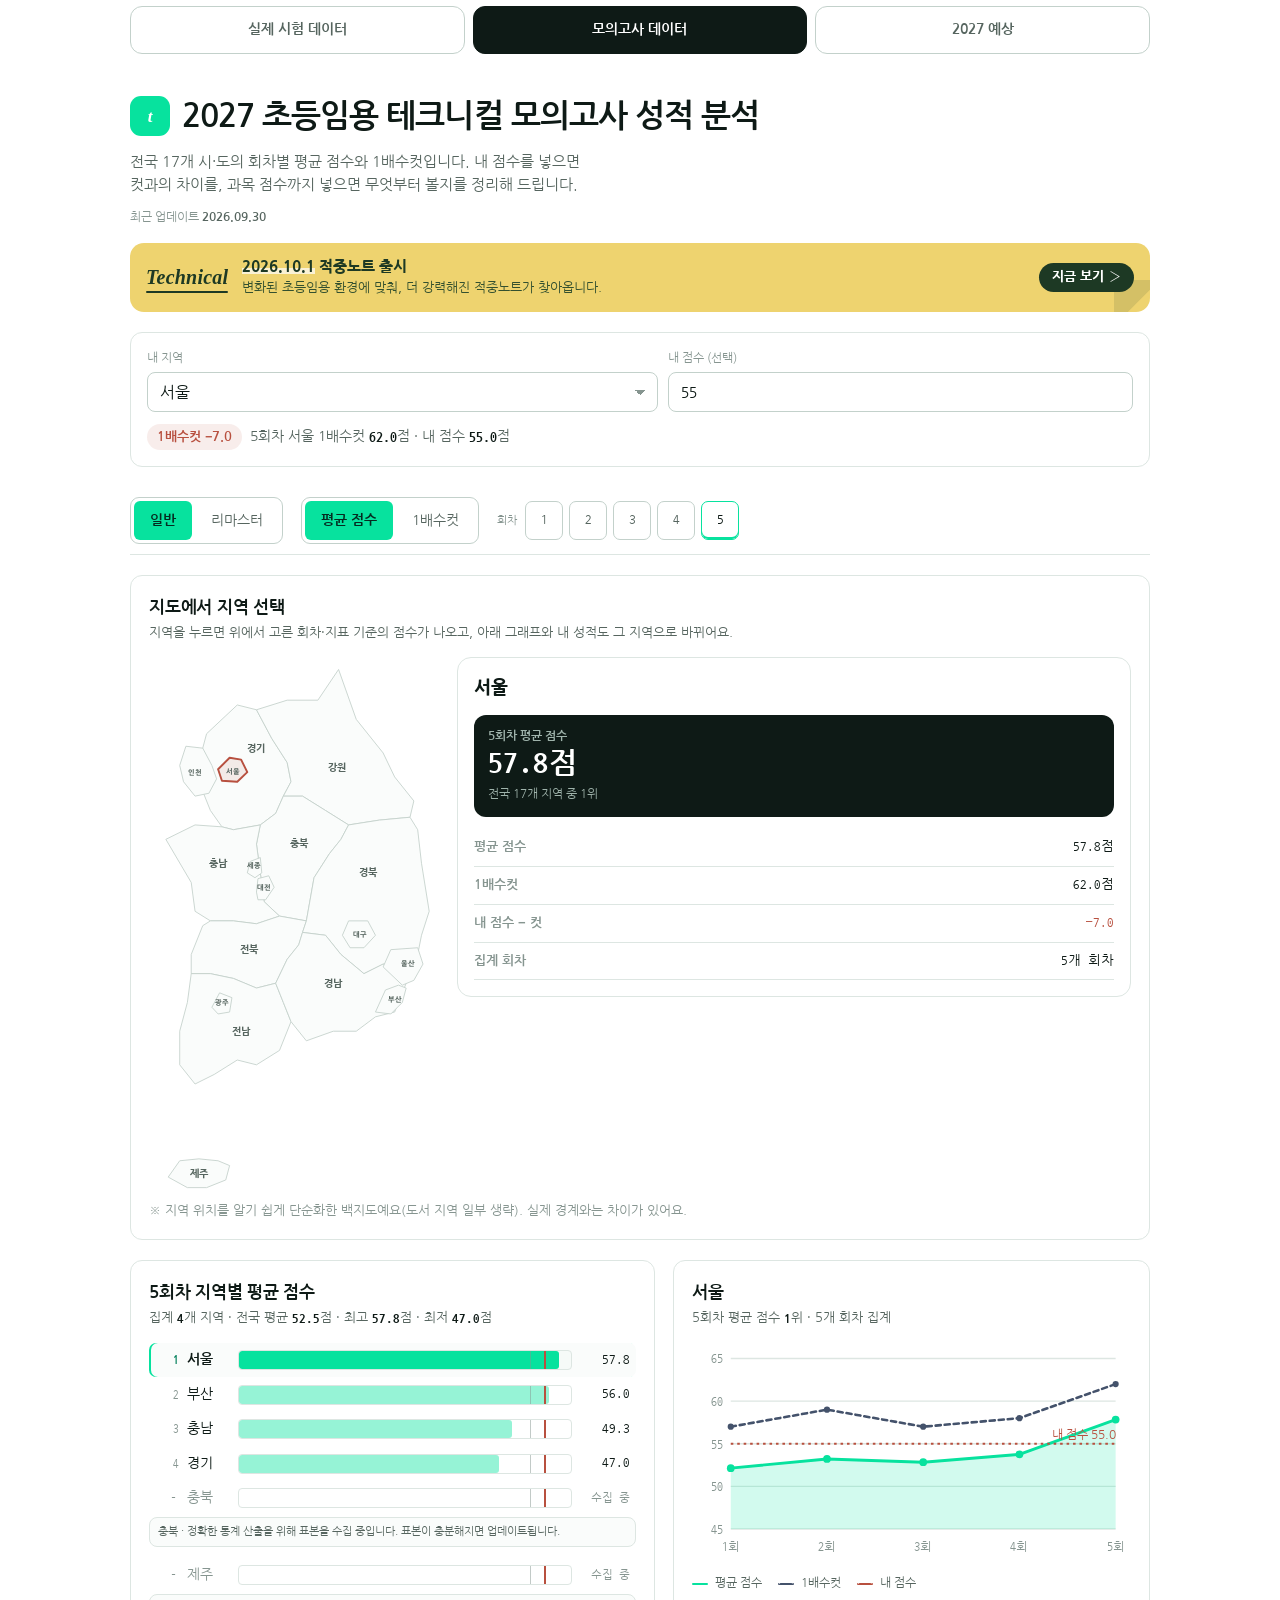
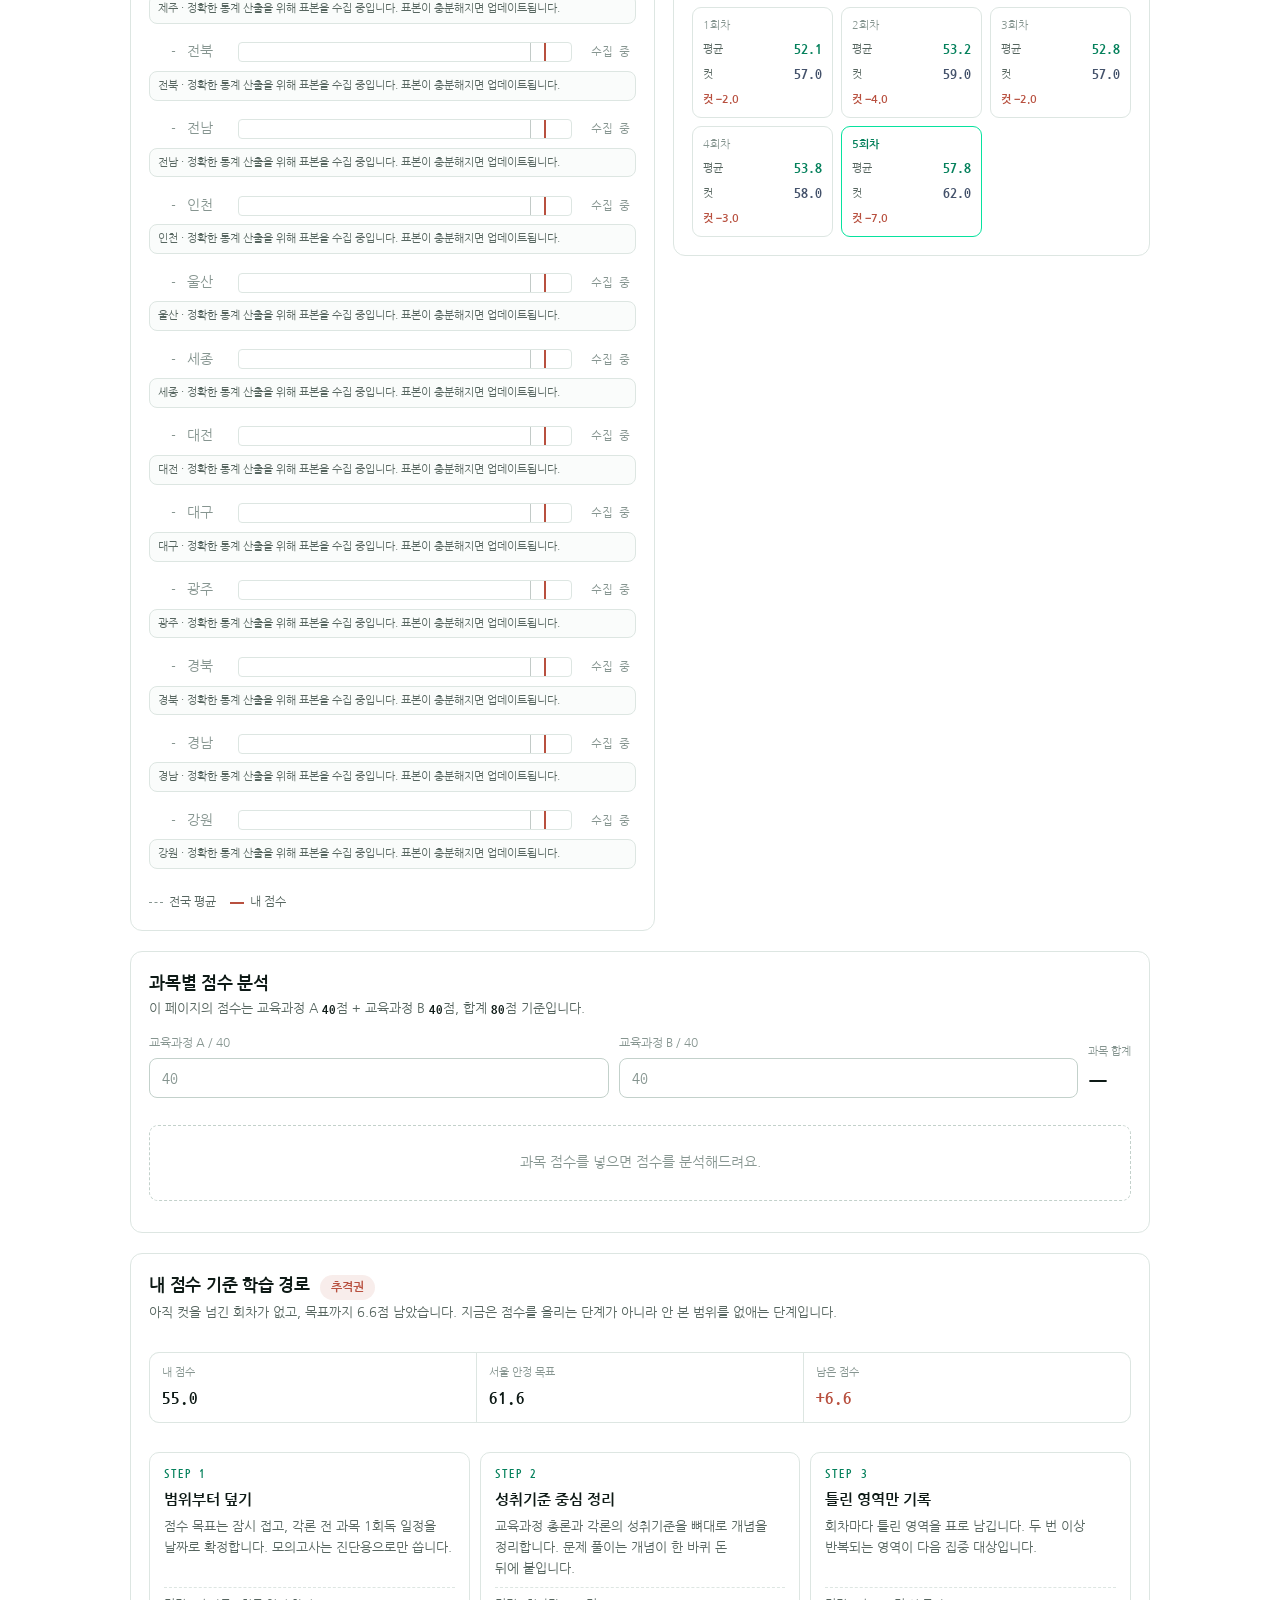
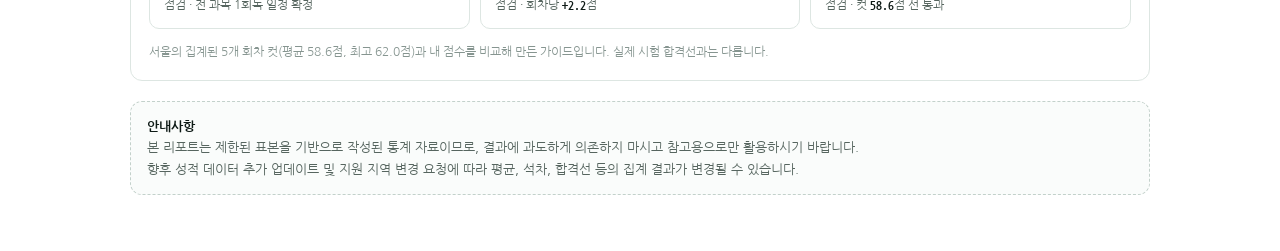
<file: mock.html>
<!doctype html><html><head><meta charset=utf8><meta name="viewport" content="width=device-width, initial-scale=1, viewport-fit=cover"><style>:root{color-scheme:light}body{margin:0;padding:0;font:14px -apple-system,BlinkMacSystemFont,sans-serif;background:#faf9f5;color:#141413}img{max-width:100%}[hidden]:not([hidden=until-found i]){display:none!important}</style>
<title>2027 초등임용 테크니컬 모의고사 성적 분석</title>
<meta name="description" content="2027 초등임용 테크니컬 모의고사의 지역별 평균 점수와 1배수컷을 비교하고, 내 점수 기준으로 학습 경로를 제안합니다.">
<meta name="theme-color" content="#07e29e">
<meta name="format-detection" content="telephone=no">
<meta name="mobile-web-app-capable" content="yes">
<meta name="apple-mobile-web-app-capable" content="yes">
<meta name="apple-mobile-web-app-status-bar-style" content="default">
<meta name="apple-mobile-web-app-title" content="초등임용 성적분석">
<link rel="stylesheet" href="common.css">
<script src="kmap.js"></script>
</head><body>
<div class="site-nav-shell"><nav class="site-nav" aria-label="데이터 종류 선택"><a href="real.html" class="">실제 시험 데이터</a><a href="mock.html" class="is-on">모의고사 데이터</a><a href="expected-2027.html" class="">2027 예상</a></nav></div>
<link rel="preconnect" href="https://fonts.googleapis.com">
<link rel="preconnect" href="https://fonts.gstatic.com" crossorigin>
<link rel="stylesheet" href="https://fonts.googleapis.com/css2?family=Nanum+Gothic:wght@400;700;800&family=Nanum+Gothic+Coding:wght@400;700&display=swap">

<style>
  :root {
    color-scheme: light;

    --ground: #ffffff;
    --surface: #ffffff;
    --surface-2: #fafcfb;
    --track: #ffffff;
    --track-2: #f6faf8;
    --band: #f5f9f7;
    --ink: #0e1a16;
    --ink-2: #56655f;
    --ink-3: #869590;
    --line: #dde6e2;
    --line-2: #c3d1cb;

    --avg: #07e29e;
    --avg-soft: #07e29e2e;
    --avg-ink: #05815c;
    --on-avg: #052b20;

    --cut: #44526b;
    --warn: #b8503f;
    --warn-soft: #b8503f1a;
    --focus: #05815c;

    --sans: "Nanum Gothic", "Apple SD Gothic Neo", "Malgun Gothic", -apple-system, sans-serif;
    --mono: "Nanum Gothic Coding", ui-monospace, SFMono-Regular, Menlo, monospace;
  }

  * { box-sizing: border-box; }

  body {
    background: var(--ground);
    color: var(--ink);
    font-family: var(--sans);
    font-size: 15px;
    line-height: 1.6;
    -webkit-font-smoothing: antialiased;
    -webkit-text-size-adjust: 100%;
    text-size-adjust: 100%;
    word-break: keep-all;
    overflow-wrap: break-word;
    hyphens: manual;
  }

  p, li, dd, .note, .lede, .verdict, .subj-detail, .stage p, .alloc p {
    text-wrap: pretty;
  }
  h1, h2, h3 { text-wrap: balance; }
  .field > span .mx { font-style: normal; }

  button, select, input {
    -webkit-tap-highlight-color: transparent;
    touch-action: manipulation;
  }
  button { font: inherit; }
  input[type="number"] { -moz-appearance: textfield; }
  input[type="number"]::-webkit-outer-spin-button,
  input[type="number"]::-webkit-inner-spin-button {
    -webkit-appearance: none;
    margin: 0;
  }

  html, body { max-width: 100%; overflow-x: hidden; }

  .wrap {
    max-width: 1060px;
    margin: 0 auto;
    padding-left: max(20px, env(safe-area-inset-left));
    padding-right: max(20px, env(safe-area-inset-right));
    padding-block: 32px calc(56px + env(safe-area-inset-bottom));
    display: flex;
    flex-direction: column;
    gap: 20px;
  }

  .brand {
    display: flex;
    align-items: center;
    gap: 12px;
  }
  .logo {
    display: grid;
    width: 40px;
    height: 40px;
    flex: none;
    border-radius: 11px;
    background: var(--avg);
    place-items: center;
  }
  .logo img {
    width: 62%;
    height: 62%;
    object-fit: contain;
    display: block;
  }

  h1 {
    margin: 0;
    min-width: 0;
    font-size: min(32px, 3.4vw);
    font-weight: 700;
    letter-spacing: -0.03em;
    line-height: 1.3;
    white-space: nowrap;
  }

  .lede {
    margin: 14px 0 0;
    max-width: 54ch;
    color: var(--ink-2);
    font-size: 14.5px;
  }

  .updated {
    margin: 10px 0 0;
    font-size: 12px;
    color: var(--ink-3);
    font-variant-numeric: tabular-nums;
  }
  .updated b { font-weight: 700; color: var(--ink-2); }

  .promo {
    display: flex;
    align-items: center;
    gap: 14px;
    margin-top: 16px;
    padding: 14px 16px;
    border-radius: 14px;
    background: #eed36f;
    position: relative;
    overflow: hidden;
  }
  .promo::after {
    content: "";
    position: absolute;
    right: -10px;
    bottom: -14px;
    width: 46px;
    height: 46px;
    background: #1d3924;
    opacity: 0.12;
    clip-path: polygon(0 0, 100% 0, 0 100%);
  }
  .promo-mark {
    flex: none;
    font-family: Georgia, "Times New Roman", serif;
    font-weight: 700;
    font-style: italic;
    font-size: 20px;
    line-height: 1;
    color: #1d3924;
    letter-spacing: 0.2px;
  }
  .promo-text {
    min-width: 0;
    color: #1d3924;
  }
  .promo-title {
    margin: 0;
    font-size: 14.5px;
    font-weight: 800;
    line-height: 1.4;
  }
  .promo-title .promo-date {
    font-weight: 800;
  }
  .promo-sub {
    margin: 2px 0 0;
    font-size: 12.5px;
    color: #33502f;
    line-height: 1.5;
  }
  @media (max-width: 480px) {
    .promo { padding: 12px 14px; gap: 10px; }
    .promo-mark { font-size: 17px; }
    .promo-title { font-size: 13.5px; }
    .promo-sub { font-size: 11.5px; }
  }

  .me {
    border: 1px solid var(--line);
    border-radius: 12px;
    padding: 16px;
    display: flex;
    flex-direction: column;
    gap: 12px;
    background: var(--surface);
  }

  .me-fields {
    display: grid;
    grid-template-columns: minmax(0, 1.1fr) minmax(0, 1fr);
    gap: 10px;
  }

  .field { display: flex; flex-direction: column; gap: 5px; min-width: 0; }
  .field > span {
    font-family: var(--mono);
    font-size: 10.5px;
    letter-spacing: 0.1em;
    text-transform: uppercase;
    color: var(--ink-3);
  }

  .field select,
  .field input {
    font-family: var(--sans);
    font-size: 16px;
    font-weight: 400;
    color: var(--ink);
    background: var(--surface);
    border: 1px solid var(--line-2);
    border-radius: 8px;
    padding: 11px 12px;
    width: 100%;
    min-width: 0;
    appearance: none;
    -webkit-appearance: none;
  }
  .field input { font-family: var(--mono); font-variant-numeric: tabular-nums; }
  .field input::placeholder { color: var(--ink-3); opacity: 1; }
  .field select {
    background-image: linear-gradient(45deg, transparent 50%, var(--ink-3) 50%),
                      linear-gradient(135deg, var(--ink-3) 50%, transparent 50%);
    background-position: calc(100% - 17px) 50%, calc(100% - 12px) 50%;
    background-size: 5px 5px, 5px 5px;
    background-repeat: no-repeat;
    padding-right: 32px;
  }

  .verdict {
    margin: 0;
    display: flex;
    flex-wrap: wrap;
    align-items: center;
    gap: 8px;
    font-size: 13.5px;
    color: var(--ink-2);
  }
  .verdict b {
    font-family: var(--mono);
    font-weight: 700;
    font-variant-numeric: tabular-nums;
    color: var(--ink);
  }
  .chip {
    font-family: var(--mono);
    font-size: 12.5px;
    font-weight: 700;
    font-variant-numeric: tabular-nums;
    border-radius: 999px;
    padding: 3px 10px;
    white-space: nowrap;
  }
  .chip.over { background: var(--avg-soft); color: var(--avg-ink); }
  .chip.under { background: var(--warn-soft); color: var(--warn); }
  .chip.none { background: none; border: 1px solid var(--line-2); color: var(--ink-3); padding: 2px 9px; }

  .controls {
    position: sticky;
    top: 0;
    z-index: 5;
    background: var(--ground);
    border-bottom: 1px solid var(--line);
    padding-block: 10px;
    display: flex;
    flex-wrap: wrap;
    align-items: center;
    gap: 10px 18px;
  }

  .seg {
    display: inline-flex;
    background: var(--surface);
    border: 1px solid var(--line-2);
    border-radius: 9px;
    padding: 3px;
    gap: 3px;
  }

  .seg-btn {
    font-family: var(--sans);
    font-size: 14px;
    font-weight: 400;
    color: var(--ink-2);
    background: none;
    border: 0;
    border-radius: 6px;
    padding: 8px 16px;
    cursor: pointer;
    transition: background .15s, color .15s;
  }
  .seg-btn:hover { color: var(--ink); }
  .seg-btn.is-on { background: var(--avg); color: var(--on-avg); font-weight: 700; }

  .rounds { display: flex; flex-wrap: wrap; gap: 6px; align-items: center; }
  .rounds-label {
    font-family: var(--mono);
    font-size: 10.5px;
    letter-spacing: 0.1em;
    text-transform: uppercase;
    color: var(--ink-3);
    margin-right: 2px;
  }
  .round-btn {
    position: relative;
    font-family: var(--mono);
    font-size: 13px;
    font-weight: 400;
    color: var(--ink-2);
    background: var(--surface);
    border: 1px solid var(--line-2);
    border-radius: 7px;
    min-width: 38px;
    padding: 8px 10px;
    cursor: pointer;
    transition: border-color .15s, color .15s, box-shadow .15s;
  }
  .round-btn:hover { color: var(--ink); border-color: var(--ink-3); }
  .round-btn.is-on {
    color: var(--ink);
    border-color: var(--avg);
    box-shadow: inset 0 -2px 0 var(--avg);
  }
  .round-btn.is-pending {
    color: var(--ink-3);
    border-style: dashed;
  }
  .round-btn.is-pending.is-on {
    color: var(--ink-2);
    border-color: var(--line-2);
    box-shadow: inset 0 -2px 0 var(--line-2);
  }

  .grid {
    display: grid;
    grid-template-columns: minmax(0, 1.1fr) minmax(0, 1fr);
    gap: 18px;
    align-items: start;
  }

  .panel {
    background: var(--surface);
    border: 1px solid var(--line);
    border-radius: 12px;
    padding: 18px;
    display: flex;
    flex-direction: column;
    gap: 14px;
  }

  .panel-head { display: flex; flex-direction: column; gap: 3px; }
  .panel h2 { margin: 0; font-size: 16.5px; font-weight: 700; letter-spacing: -0.015em; }
  .note { margin: 0; font-size: 12.5px; color: var(--ink-2); }
  .note b {
    font-family: var(--mono);
    font-weight: 700;
    font-variant-numeric: tabular-nums;
    color: var(--ink);
  }

  .bars { list-style: none; margin: 0; padding: 0; display: flex; flex-direction: column; gap: 1px; }

  .bar-row {
    width: 100%;
    display: grid;
    grid-template-columns: 1.5rem 2.7rem minmax(0, 1fr) 3.1rem;
    align-items: center;
    gap: 8px;
    background: none;
    border: 0;
    border-radius: 7px;
    padding: 6px;
    cursor: pointer;
    font-family: var(--sans);
    text-align: left;
    color: var(--ink);
    transition: background .15s;
  }
  .bar-row:hover { background: var(--surface-2); }
  .bar-row.is-on { background: var(--surface-2); box-shadow: inset 2px 0 0 var(--avg); }
  .bar-row.is-on .name { font-weight: 700; }

  .rank {
    font-family: var(--mono);
    font-size: 11px;
    font-variant-numeric: tabular-nums;
    color: var(--ink-3);
    text-align: right;
  }
  .bar-row.is-on .rank { color: var(--avg-ink); font-weight: 700; }

  .name { font-size: 13.5px; white-space: nowrap; }

  .track {
    position: relative;
    height: 20px;
    background: var(--track);
    border: 1px solid var(--line);
    border-radius: 4px;
    overflow: hidden;
  }
  .bar-row:hover .track, .bar-row.is-on .track { background: var(--track-2); }

  .fill {
    position: absolute;
    inset: 0 auto 0 0;
    border-radius: 3px;
    background: var(--avg);
    opacity: .42;
    transition: width .28s ease, opacity .15s;
  }
  .bar-row.is-on .fill { opacity: 1; }
  .bar-row:hover .fill { opacity: .72; }
  .bar-row.is-on:hover .fill { opacity: 1; }
  [data-metric="cutoff"] .fill {
    background: repeating-linear-gradient(
      -45deg,
      #07e29e 0 5px,
      #6feac3 5px 10px
    );
  }

  .track .mean, .track .mine {
    position: absolute;
    top: 0;
    bottom: 0;
    width: 1px;
  }
  .track .mean { background: var(--ink-3); opacity: .5; }
  .track .mine { width: 2px; background: var(--warn); }

  .val {
    font-family: var(--mono);
    font-size: 13px;
    font-weight: 400;
    font-variant-numeric: tabular-nums;
    text-align: right;
    color: var(--ink);
  }
  .bar-row.is-null .val { color: var(--ink-3); font-size: 11px; }
  .bar-row.is-null .name, .bar-row.is-null .rank { color: var(--ink-3); }

  .legend-inline {
    display: flex;
    flex-wrap: wrap;
    gap: 6px 14px;
    margin: 0;
    font-size: 11.5px;
    color: var(--ink-2);
  }
  .legend-inline span { display: inline-flex; align-items: center; gap: 6px; }
  .legend-inline i { width: 14px; height: 0; display: inline-block; border-top: 1px dashed var(--ink-3); }
  .legend-inline i.mine-key { border-top: 2px solid var(--warn); }

  .chart { width: 100%; }
  .chart svg { width: 100%; height: auto; display: block; }

  .axis-line { stroke: var(--line); stroke-width: 1; }
  .tick-text { font-family: var(--mono); font-size: 9px; fill: var(--ink-3); }
  .s-avg { stroke: var(--avg); fill: none; stroke-width: 2.2; stroke-linejoin: round; stroke-linecap: round; }
  .s-cut { stroke: var(--cut); fill: none; stroke-width: 2; stroke-dasharray: 4 3; stroke-linejoin: round; stroke-linecap: round; }
  .s-mine { stroke: var(--warn); stroke-width: 1.5; stroke-dasharray: 2 3; }
  .gap-band { fill: var(--band); }
  .gap-text { font-family: var(--mono); font-size: 8px; fill: var(--ink-3); }
  .bridge { stroke: var(--avg); fill: none; stroke-width: 1.5; stroke-dasharray: 2 4; opacity: .5; }
  .mine-text { font-family: var(--mono); font-size: 9px; fill: var(--warn); }
  .d-avg { fill: var(--avg); }
  .d-cut { fill: var(--cut); }
  .area-avg { fill: var(--avg-soft); stroke: none; }

  .legend { list-style: none; margin: 0; padding: 0; display: flex; flex-wrap: wrap; gap: 8px 16px; }
  .legend li { display: flex; align-items: center; gap: 7px; font-size: 12px; color: var(--ink-2); }
  .swatch { width: 16px; height: 2px; border-radius: 2px; background: var(--avg); flex: none; }
  .swatch.cut { background: none; border-top: 2px dashed var(--cut); height: 0; }
  .swatch.mine { background: none; border-top: 2px dashed var(--warn); height: 0; }
  .swatch.gap { background: var(--band); border: 1px solid var(--line); height: 11px; width: 14px; border-radius: 2px; }

  .boxes { display: grid; grid-template-columns: repeat(3, minmax(0, 1fr)); gap: 8px; }
  .box {
    border: 1px solid var(--line);
    border-radius: 9px;
    padding: 9px 10px;
    display: flex;
    flex-direction: column;
    gap: 3px;
  }
  .box.is-round { border-color: var(--avg); }
  .box-label { font-family: var(--mono); font-size: 10.5px; letter-spacing: 0.08em; color: var(--ink-3); }
  .box.is-round .box-label { color: var(--avg-ink); font-weight: 700; }
  .box-row { display: flex; align-items: baseline; justify-content: space-between; gap: 6px; }
  .box-key { font-size: 11px; color: var(--ink-2); }
  .box-val { font-family: var(--mono); font-size: 14px; font-weight: 700; font-variant-numeric: tabular-nums; }
  .box-val.avg { color: var(--avg-ink); }
  .box-val.cut { color: var(--cut); }
  .box-delta {
    margin-top: 2px;
    font-family: var(--mono);
    font-size: 11px;
    font-weight: 700;
    font-variant-numeric: tabular-nums;
  }
  .box-delta.over { color: var(--avg-ink); }
  .box-delta.under { color: var(--warn); }
  .box.empty { border-style: dashed; }
  .box.empty .box-val { color: var(--ink-3); font-size: 11.5px; font-weight: 400; }

  /* 수집 중 안내 말풍선 */
  .box-hint {
    margin-top: 2px;
    font-size: 10.5px;
    line-height: 1.5;
    color: var(--ink-2);
    background: var(--surface-2);
    border: 1px solid var(--line);
    border-radius: 8px;
    padding: 6px 8px;
  }

  .subj-fields {
    display: grid;
    grid-template-columns: repeat(2, minmax(0, 1fr)) auto;
    gap: 10px;
    align-items: end;
  }
  .subj-sum {
    display: flex;
    flex-direction: column;
    gap: 5px;
    padding-bottom: 2px;
  }
  .subj-sum span {
    font-family: var(--mono);
    font-size: 10.5px;
    letter-spacing: 0.1em;
    text-transform: uppercase;
    color: var(--ink-3);
  }
  .subj-sum strong {
    font-family: var(--mono);
    font-size: 20px;
    font-weight: 700;
    font-variant-numeric: tabular-nums;
    line-height: 1.5;
  }

  .subj-rows { display: flex; flex-direction: column; gap: 10px; }
  .subj-row {
    display: grid;
    grid-template-columns: 5.6rem minmax(0, 1fr) 4.6rem;
    align-items: center;
    gap: 10px;
  }
  .subj-name { font-size: 13.5px; font-weight: 700; }
  .subj-track {
    position: relative;
    height: 22px;
    background: var(--track);
    border: 1px solid var(--line);
    border-radius: 4px;
    overflow: hidden;
  }
  .subj-fill {
    position: absolute;
    inset: 0 auto 0 0;
    background: var(--avg);
    opacity: .85;
    transition: width .28s ease;
  }
  .subj-fill.is-weak { background: var(--warn); opacity: .7; }
  .subj-val {
    font-family: var(--mono);
    font-size: 12.5px;
    font-variant-numeric: tabular-nums;
    text-align: right;
    color: var(--ink-2);
  }
  .subj-val b { color: var(--ink); font-weight: 700; }
  .subj-detail {
    grid-column: 2 / -1;
    margin: -4px 0 0;
    font-size: 11.5px;
    color: var(--ink-3);
    line-height: 1.5;
  }

  .alloc {
    border-top: 1px solid var(--line);
    padding-top: 12px;
    display: flex;
    flex-direction: column;
    gap: 6px;
  }
  .alloc p { margin: 0; font-size: 13px; color: var(--ink-2); }
  .alloc p b {
    font-family: var(--mono);
    font-weight: 700;
    font-variant-numeric: tabular-nums;
    color: var(--ink);
  }
  .alloc-list {
    list-style: none;
    margin: 4px 0 0;
    padding: 0;
    display: flex;
    flex-wrap: wrap;
    gap: 6px;
  }
  .alloc-list li {
    font-family: var(--mono);
    font-size: 12px;
    font-weight: 700;
    border-radius: 999px;
    padding: 3px 10px;
    background: var(--avg-soft);
    color: var(--avg-ink);
  }

  .path-head {
    display: flex;
    flex-wrap: wrap;
    align-items: baseline;
    gap: 8px 10px;
  }
  .band {
    font-size: 12px;
    font-weight: 700;
    border-radius: 999px;
    padding: 3px 11px;
    background: var(--avg-soft);
    color: var(--avg-ink);
    white-space: nowrap;
  }
  .band.is-behind { background: var(--warn-soft); color: var(--warn); }

  .target {
    display: grid;
    grid-template-columns: repeat(3, minmax(0, 1fr));
    gap: 1px;
    background: var(--line);
    border: 1px solid var(--line);
    border-radius: 10px;
    overflow: hidden;
  }
  .target div {
    background: var(--surface);
    padding: 11px 12px;
    display: flex;
    flex-direction: column;
    gap: 2px;
  }
  .target dt {
    font-family: var(--mono);
    font-size: 10.5px;
    letter-spacing: 0.08em;
    color: var(--ink-3);
  }
  .target dd {
    margin: 0;
    font-family: var(--mono);
    font-size: 17px;
    font-weight: 700;
    font-variant-numeric: tabular-nums;
  }
  .target dd.need { color: var(--warn); }
  .target dd.done { color: var(--avg-ink); }

  .stages {
    list-style: none;
    margin: 0;
    padding: 0;
    display: grid;
    grid-template-columns: repeat(3, minmax(0, 1fr));
    gap: 10px;
  }
  .stage {
    border: 1px solid var(--line);
    border-radius: 10px;
    padding: 13px 14px;
    display: flex;
    flex-direction: column;
    gap: 7px;
  }
  .stage-no {
    font-family: var(--mono);
    font-size: 10.5px;
    letter-spacing: 0.1em;
    color: var(--avg-ink);
    font-weight: 700;
  }
  .stage h3 { margin: 0; font-size: 14.5px; font-weight: 700; line-height: 1.4; }
  .stage p { margin: 0; font-size: 13px; color: var(--ink-2); }
  .stage .check {
    margin-top: auto;
    padding-top: 8px;
    border-top: 1px dashed var(--line);
    font-size: 12px;
    color: var(--ink-2);
  }
  .stage .check b {
    font-family: var(--mono);
    font-weight: 700;
    font-variant-numeric: tabular-nums;
    color: var(--ink);
  }

  .path-foot { margin: 0; font-size: 12px; color: var(--ink-3); }
  .site-note { margin: 4px 0 0; font-size: 12px; color: var(--ink-3); text-align: center; }

  .empty-msg b { display: block; margin-bottom: 4px; color: var(--ink-2); }
  .empty-msg {
    padding: 26px 12px;
    text-align: center;
    color: var(--ink-3);
    font-size: 13.5px;
    border: 1px dashed var(--line-2);
    border-radius: 9px;
  }

  .field > span,
  .rounds-label,
  .box-label,
  .subj-sum span,
  .target dt {
    font-family: var(--sans);
    font-size: 11px;
    font-weight: 400;
    letter-spacing: 0;
    text-transform: none;
    color: var(--ink-3);
  }
  .field > span { font-size: 11.5px; }

  .chip,
  .box-delta,
  .alloc-list li {
    font-family: var(--sans);
    font-variant-numeric: tabular-nums;
  }
  .gap-text, .mine-text { font-family: var(--sans); }

  .nw { white-space: nowrap; }
  .verdict .line { flex: 1 1 auto; min-width: 0; }
  .lede b { white-space: nowrap; font-weight: 700; }

  :focus-visible { outline: 2px solid var(--focus); outline-offset: 2px; }

  /* 안내사항 */
  .disclaimer {
    border: 1px dashed var(--line-2);
    border-radius: 12px;
    padding: 14px 16px;
    font-size: 12.5px;
    color: var(--ink-2);
    line-height: 1.7;
    background: var(--surface-2);
  }
  .disclaimer b { color: var(--ink); font-weight: 700; }

  @media (max-width: 860px) {
    .grid { grid-template-columns: minmax(0, 1fr); }
    #detail-panel { order: 1; }
    #rank-panel { order: 2; }
  }

  @media (max-width: 860px) {
    .stages { grid-template-columns: minmax(0, 1fr); }
    .stage .check { margin-top: 0; }
    .subj-fields { grid-template-columns: repeat(2, minmax(0, 1fr)); }
    .subj-sum { grid-column: 1 / -1; flex-direction: row; align-items: baseline; gap: 10px; }
  }

  @media (max-width: 460px) {
    body { font-size: 14.5px; line-height: 1.7; }
    .lede { line-height: 1.78; }
    .note, .verdict, .stage p, .alloc p { line-height: 1.7; }
    .target { grid-template-columns: minmax(0, 1fr); }
    .wrap {
      padding-left: max(16px, env(safe-area-inset-left));
      padding-right: max(16px, env(safe-area-inset-right));
      padding-block: 24px calc(40px + env(safe-area-inset-bottom));
      gap: 16px;
    }
    .me-fields { grid-template-columns: minmax(0, 1fr); }
    .brand { gap: 10px; }
    .logo { width: 34px; height: 34px; border-radius: 9px; }
    .subj-fields { grid-template-columns: repeat(2, minmax(0, 1fr)); gap: 8px; }
    .subj-fields .field > span {
      font-size: 10.5px;
      letter-spacing: 0;
      white-space: nowrap;
    }
    .subj-fields .field > span .mx { display: none; }
    .subj-fields .field input { padding: 10px 8px; text-align: center; }
    .subj-row { grid-template-columns: 4.8rem minmax(0, 1fr); }
    .subj-val { grid-column: 2; text-align: left; }
    .boxes { grid-template-columns: repeat(2, minmax(0, 1fr)); }
    .panel { padding: 14px; }
    .bar-row { grid-template-columns: 1.4rem 2.6rem minmax(0, 1fr) 2.9rem; gap: 7px; }
    .controls { gap: 8px 12px; }
    .rounds-label { display: none; }
    .round-btn { flex: 1 1 0; min-width: 40px; }
    .rounds { flex: 1 1 100%; }
  }

  @media (pointer: coarse) {
    .bar-row { min-height: 44px; padding: 9px 6px; }
    .seg-btn { min-height: 44px; padding: 10px 16px; }
    .round-btn { min-height: 44px; padding: 10px; }
    .field select, .field input { min-height: 46px; }
  }

  .bar-row:active { background: var(--track); }
  .seg-btn:active, .round-btn:active { transform: scale(0.97); }

  @media (prefers-reduced-motion: reduce) {
    * { transition: none !important; }
  }
</style>

<div class="wrap">
  <header>
    <div class="brand">
      <span class="logo" aria-hidden="true" style="color:#ffffff;font-family:Georgia,'Times New Roman',serif;font-weight:700;font-style:italic;font-size:17px;">t</span>
      <h1>2027 초등임용 테크니컬 모의고사 성적 분석</h1>
    </div>
    <p class="lede">전국 17개 시·도의 회차별 평균 점수와 1배수컷입니다. 내 점수를 넣으면 컷과의 차이를, 과목 점수까지 넣으면 무엇부터 볼지를 정리해 드립니다.</p>
    <p class="updated">최근 업데이트 <b>2026.09.30</b></p>
    <div class="promo" role="note" aria-label="적중노트 신제품 안내">
      <span class="promo-mark">Technical</span>
      <div class="promo-text">
        <p class="promo-title"><span class="promo-date">2026.10.1</span> 적중노트 출시</p>
        <p class="promo-sub">변화된 초등임용 환경에 맞춰, 더 강력해진 적중노트가 찾아옵니다.</p>
      </div>
    </div>
  </header>

  <section class="me" aria-label="내 성적">
    <div class="me-fields">
      <label class="field">
        <span>내 지역</span>
        <select id="my-region"></select>
      </label>
      <label class="field">
        <span>내 점수 (선택)</span>
        <input id="my-score" type="number" inputmode="decimal" step="0.1" min="0" max="80" placeholder="80">
      </label>
    </div>
    <p class="verdict" id="verdict"></p>
  </section>

  <section class="controls">
    <div class="seg" role="group" aria-label="시험 종류 선택">
      <button type="button" id="series-normal" class="seg-btn is-on" data-series-btn="normal">일반</button>
      <button type="button" id="series-remaster" class="seg-btn" data-series-btn="remaster">리마스터</button>
    </div>
    <div class="seg" role="group" aria-label="지표 선택">
      <button type="button" id="metric-average" class="seg-btn is-on" data-metric-btn="average">평균 점수</button>
      <button type="button" id="metric-cutoff" class="seg-btn" data-metric-btn="cutoff">1배수컷</button>
    </div>
    <div class="rounds" id="rounds" role="group" aria-label="회차 선택">
      <span class="rounds-label">회차</span>
    </div>
  </section>

  <section class="panel" id="map-panel" aria-label="지역 지도">
    <div class="panel-head">
      <h2>지도에서 지역 선택</h2>
      <p class="note">지역을 누르면 위에서 고른 회차·지표 기준의 점수가 나오고, 아래 그래프와 내 성적도 그 지역으로 바뀌어요.</p>
    </div>
    <div id="kmap-mount"></div>
  </section>

  <div class="grid">
    <section class="panel" id="rank-panel">
      <div class="panel-head">
        <h2 id="rank-title">5회차 지역별 평균 점수</h2>
        <p class="note" id="rank-note"></p>
      </div>
      <ol class="bars" id="bars"></ol>
      <p class="legend-inline">
        <span><i></i> 전국 평균</span>
        <span id="mine-key" hidden><i class="mine-key"></i> 내 점수</span>
      </p>
    </section>

    <section class="panel" id="detail-panel">
      <div class="panel-head">
        <h2 id="detail-title">서울</h2>
        <p class="note" id="detail-note"></p>
      </div>
      <div class="chart" id="chart"></div>
      <ul class="legend">
        <li><span class="swatch"></span>평균 점수</li>
        <li><span class="swatch cut"></span>1배수컷</li>
        <li id="legend-gap" hidden><span class="swatch gap"></span>공개 전·수집 중 회차 (점선은 이어 붙인 값)</li>
        <li id="legend-mine" hidden><span class="swatch mine"></span>내 점수</li>
      </ul>
      <div class="boxes" id="boxes"></div>
    </section>
  </div>

  <section class="panel" id="subject-panel" aria-label="과목별 점수 분석">
    <div class="panel-head">
      <h2>과목별 점수 분석</h2>
      <p class="note">이 페이지의 점수는 <span class="nw">교육과정 A <b>40</b>점</span> + <span class="nw">교육과정 B <b>40</b>점</span>, <span class="nw">합계 <b>80</b>점</span> 기준입니다.</p>
    </div>

    <div class="subj-fields" id="subj-fields"></div>
    <div id="subj-result"></div>
  </section>

  <section class="panel" id="path-panel" aria-label="학습 경로">
    <div class="panel-head">
      <div class="path-head">
        <h2>내 점수 기준 학습 경로</h2>
        <span class="band" id="path-band" hidden></span>
      </div>
      <p class="note" id="path-note"></p>
    </div>
    <dl class="target" id="path-target" hidden></dl>
    <ol class="stages" id="path-stages"></ol>
    <p class="path-foot" id="path-foot" hidden></p>
  </section>

  <section class="disclaimer" aria-label="안내사항">
    <b>안내사항</b><br>
    본 리포트는 제한된 표본을 기반으로 작성된 통계 자료이므로, 결과에 과도하게 의존하지 마시고 참고용으로만 활용하시기 바랍니다.<br>
    향후 성적 데이터 추가 업데이트 및 지원 지역 변경 요청에 따라 평균, 석차, 합격선 등의 집계 결과가 변경될 수 있습니다.
  </section>
</div>

<script>
  const ROUNDS = 5;
  const REGIONS = ["강원", "경기", "경남", "경북", "광주", "대구", "대전", "부산", "서울", "세종", "울산", "인천", "전남", "전북", "제주", "충남", "충북"];

  const SERIES = {
    normal: {
      label: "일반",
      ready: 5,
      average: {
        "강원": [43.56, 47.84, null, null, null],
        "경기": [47.78, 49.06, 49.25, 49.3, 47],
        "경남": [46.5, 45, 48.33, 39, null],
        "경북": [43.5, 44.4, 47.45, 45, null],
        "광주": [null, null, null, null, null],
        "대구": [53.78, 53, 52.75, 57.66, null],
        "대전": [null, null, null, null, null],
        "부산": [48.3, 48.61, 50.19, 49.45, 56],
        "서울": [52.13, 53.21, 52.84, 53.76, 57.83],
        "세종": [null, null, null, null, null],
        "울산": [43, 42, 52, null, null],
        "인천": [45.08, 47.25, 47.13, 47, null],
        "전남": [42.25, 46.4, 48.25, 50.5, null],
        "전북": [51, null, null, null, null],
        "제주": [50, 46.35, 47.15, null, null],
        "충남": [47.11, 49.21, 48, 50.24, 49.34],
        "충북": [53.26, 49.33, 56.79, 52.73, null]
      },
      cutoff: {
        "강원": [44, 48.5, null, null, null],
        "경기": [50.5, 50.5, 51.5, 51, 48],
        "경남": [49, 47, 50, 39, null],
        "경북": [45.5, 46, 47, 48, null],
        "광주": [null, null, null, null, null],
        "대구": [56, 54.5, 55, 60, null],
        "대전": [null, null, null, null, null],
        "부산": [49, 50, 52, 51, 58],
        "서울": [57, 59, 57, 58, 62],
        "세종": [null, null, null, null, null],
        "울산": [45.5, 45.5, 55.5, null, null],
        "인천": [48, 49.5, 49, 50, null],
        "전남": [44, 49.5, 50, 53, null],
        "전북": [52.5, null, null, null, null],
        "제주": [50, 47.5, 48, null, null],
        "충남": [49, 50, 49.5, 51.5, 51],
        "충북": [52, 48, 57, 51.5, null]
      }
    },
    remaster: {
      label: "리마스터",
      ready: 3,
      average: {
        "강원": [36, 33, 37, null, null],
        "경기": [43.2, 42.71, 51.84, null, null],
        "경남": [32.5, 41.4, 46.33, null, null],
        "경북": [41.33, null, null, null, null],
        "광주": [37.5, null, null, null, null],
        "대구": [38.66, 42.5, 51, null, null],
        "대전": [null, null, null, null, null],
        "부산": [44.18, 45, 51.83, null, null],
        "서울": [44.11, 43.33, 52.8, null, null],
        "세종": [null, null, null, null, null],
        "울산": [null, null, null, null, null],
        "인천": [null, null, null, null, null],
        "전남": [46.33, 38.5, null, null, null],
        "전북": [null, null, 59, null, null],
        "제주": [null, null, null, null, null],
        "충남": [36.5, 40.24, 38.25, null, null],
        "충북": [null, null, null, null, null]
      },
      cutoff: {
        "강원": [37, 34.5, 37, null, null],
        "경기": [46, 44, 56, null, null],
        "경남": [34, 43, 48, null, null],
        "경북": [43, null, null, null, null],
        "광주": [38, null, null, null, null],
        "대구": [40.5, 45.5, 53, null, null],
        "대전": [null, null, null, null, null],
        "부산": [46, 46, 55.5, null, null],
        "서울": [50.5, 46.5, 57, null, null],
        "세종": [null, null, null, null, null],
        "울산": [null, null, null, null, null],
        "인천": [null, null, null, null, null],
        "전남": [49.5, 42.5, null, null, null],
        "전북": [null, null, 61, null, null],
        "제주": [null, null, null, null, null],
        "충남": [39, 43, 38, null, null],
        "충북": [null, null, null, null, null]
      }
    }
  };

  let DATA = SERIES.normal;
  const LABEL = { average: "평균 점수", cutoff: "1배수컷" };
  const KEY = "imyong-mock-2027";

  const SUBJECTS = [
    {
      id: "curA", name: "교육과정 A", max: 40,
      detail: "국어 · 영어 · 총창 · 사회 · 도덕 · 실과"
    },
    {
      id: "curB", name: "교육과정 B", max: 40,
      detail: "수학 · 미술 · 통합 · 과학 · 음악 · 체육"
    }
  ];
  const FULL = SUBJECTS.reduce((a, s) => a + s.max, 0);

  const state = {
    series: "normal",
    metric: "average",
    round: SERIES.normal.ready - 1,
    region: "서울",
    score: 55,
    subjects: { curA: null, curB: null }
  };

  const store = {
    load() {
      try {
        const raw = localStorage.getItem(KEY);
        if (!raw) return;
        const saved = JSON.parse(raw);
        if (SERIES[saved.series]) state.series = saved.series;
        if (REGIONS.includes(saved.region)) state.region = saved.region;
        if (typeof saved.score === "number") state.score = Math.min(FULL, Math.max(0, saved.score));
        if (saved.subjects) {
          SUBJECTS.forEach((s) => {
            const v = saved.subjects[s.id];
            if (typeof v === "number") state.subjects[s.id] = v;
          });
        }
      } catch (e) { /* 저장소를 못 쓰면 기본값으로 */ }
    },
    save() {
      try {
        localStorage.setItem(KEY, JSON.stringify({
          series: state.series,
          region: state.region,
          score: state.score,
          subjects: state.subjects
        }));
      } catch (e) { /* 무시 */ }
    }
  };

  const el = {
    myRegion: document.getElementById("my-region"),
    myScore: document.getElementById("my-score"),
    verdict: document.getElementById("verdict"),
    rounds: document.getElementById("rounds"),
    bars: document.getElementById("bars"),
    rankTitle: document.getElementById("rank-title"),
    rankNote: document.getElementById("rank-note"),
    detailTitle: document.getElementById("detail-title"),
    detailNote: document.getElementById("detail-note"),
    chart: document.getElementById("chart"),
    boxes: document.getElementById("boxes"),
    panel: document.getElementById("rank-panel"),
    mineKey: document.getElementById("mine-key"),
    legendMine: document.getElementById("legend-mine"),
    legendGap: document.getElementById("legend-gap"),
    pathBand: document.getElementById("path-band"),
    pathNote: document.getElementById("path-note"),
    pathTarget: document.getElementById("path-target"),
    pathStages: document.getElementById("path-stages"),
    pathFoot: document.getElementById("path-foot"),
    subjFields: document.getElementById("subj-fields"),
    subjResult: document.getElementById("subj-result")
  };

  const fmt = (v) => (Math.round(v * 10) / 10).toFixed(1);
  const signed = (v) => (v >= 0 ? "+" : "−") + fmt(Math.abs(v));
  const values = (metric, round) =>
    REGIONS.map((r) => DATA[metric][r][round]).filter((v) => v !== null);

  const PENDING = "추후 업데이트 예정";
  const COLLECTING = "정확한 통계 산출을 위해 표본을 수집 중입니다. 표본이 충분해지면 업데이트됩니다.";
  const isPending = (round) => round >= DATA.ready;

  let COVERAGE = {};
  function recomputeCoverage() {
    COVERAGE = {};
    ["average", "cutoff"].forEach((m) => {
      COVERAGE[m] = [];
      for (let i = 0; i < ROUNDS; i++) COVERAGE[m].push(values(m, i).length);
    });
  }
  recomputeCoverage();

  REGIONS.forEach((r) => {
    const opt = document.createElement("option");
    opt.value = r;
    opt.textContent = r;
    el.myRegion.appendChild(opt);
  });

  el.myRegion.addEventListener("change", () => {
    state.region = el.myRegion.value;
    store.save();
    renderAll();
  });

  function clampScore(v) {
    return Math.min(FULL, Math.max(0, v));
  }

  el.myScore.addEventListener("input", () => {
    const v = parseFloat(el.myScore.value);
    if (!Number.isFinite(v)) {
      state.score = null;
    } else {
      const c = clampScore(v);
      if (c !== v) el.myScore.value = c;
      state.score = c;
    }
    store.save();
    renderAll();
  });

  function renderVerdict() {
    const cut = DATA.cutoff[state.region][state.round];
    const avg = DATA.average[state.region][state.round];
    const head = `${state.round + 1}회차 ${state.region}`;

    if (isPending(state.round)) {
      el.verdict.innerHTML =
        `<span class="chip none">${PENDING}</span> ${state.round + 1}회차는 아직 공개되지 않았어요. 자료가 올라오면 여기에 바로 반영됩니다.`;
      return;
    }
    if (state.score === null) {
      el.verdict.innerHTML =
        `<span class="chip none">점수 미입력</span> 내 점수를 넣으면 회차마다 컷과 얼마나 차이 나는지 표시돼요.`;
      return;
    }
    if (cut === null && avg === null) {
      el.verdict.innerHTML =
        `<span class="chip none">수집 중</span> ${head} · ${COLLECTING}`;
      return;
    }
    const base = cut !== null ? cut : avg;
    const baseName = cut !== null ? "1배수컷" : "평균";
    const diff = state.score - base;
    el.verdict.innerHTML =
      `<span class="chip ${diff >= 0 ? "over" : "under"}">${baseName} ${signed(diff)}</span> ` +
      `<span class="line"><span class="nw">${head} ${baseName} <b>${fmt(base)}</b>점</span> · ` +
      `<span class="nw">내 점수 <b>${fmt(state.score)}</b>점</span></span>`;
  }

  document.querySelectorAll("[data-metric-btn]").forEach((btn) => {
    btn.addEventListener("click", () => {
      state.metric = btn.dataset.metricBtn;
      document.querySelectorAll("[data-metric-btn]").forEach((b) =>
        b.classList.toggle("is-on", b === btn)
      );
      markRounds();
      renderRank();
    });
  });

  document.querySelectorAll("[data-series-btn]").forEach((btn) => {
    btn.addEventListener("click", () => {
      state.series = btn.dataset.seriesBtn;
      DATA = SERIES[state.series];
      document.querySelectorAll("[data-series-btn]").forEach((b) =>
        b.classList.toggle("is-on", b === btn)
      );
      recomputeCoverage();
      if (state.round >= DATA.ready) state.round = DATA.ready - 1;
      markRounds();
      store.save();
      renderAll();
    });
  });

  function markRounds() {
    el.rounds.querySelectorAll(".round-btn").forEach((b) => {
      const i = Number(b.dataset.round);
      const pending = isPending(i);
      b.classList.toggle("is-on", i === state.round);
      b.classList.toggle("is-pending", pending);
      b.title = pending
        ? `${i + 1}회차 · ${PENDING}`
        : `${i + 1}회차 · ${REGIONS.length}개 중 ${COVERAGE[state.metric][i]}곳 집계`;
    });
  }

  for (let i = 0; i < ROUNDS; i++) {
    const btn = document.createElement("button");
    btn.type = "button";
    btn.className = "round-btn" + (i === state.round ? " is-on" : "");
    btn.id = "round-" + (i + 1);
    btn.textContent = i + 1;
    btn.dataset.round = i;
    btn.setAttribute("aria-label", i + 1 + "회차");
    btn.addEventListener("click", () => {
      state.round = i;
      markRounds();
      renderRank();
      renderVerdict();
      renderBoxes();
    });
    el.rounds.appendChild(btn);
  }

  let myRank = null;

  function renderRank() {
    const { metric, round } = state;
    const vals = values(metric, round);
    const scaleMax = vals.length ? Math.ceil(Math.max(...vals) / 10) * 10 : 10;
    const mean = vals.length ? vals.reduce((a, b) => a + b, 0) / vals.length : null;

    el.panel.dataset.metric = metric;
    el.rankTitle.textContent = `${round + 1}회차 지역별 ${LABEL[metric]}`;

    if (isPending(round)) {
      el.rankNote.innerHTML = `${round + 1}회차는 아직 공개 전입니다.`;
      el.bars.innerHTML =
        `<li><p class="empty-msg"><b>${round + 1}회차 ${PENDING}</b><br>` +
        `지금은 1~${DATA.ready}회차를 볼 수 있어요. 자료가 올라오면 여기에 바로 채워집니다.</p></li>`;
      myRank = null;
      el.mineKey.hidden = true;
      renderDetailNote();
      return;
    }

    el.rankNote.innerHTML = vals.length
      ? `<span class="nw">집계 <b>${vals.length}</b>개 지역</span> · ` +
        `<span class="nw">전국 평균 <b>${fmt(mean)}</b>점</span> · ` +
        `<span class="nw">최고 <b>${fmt(Math.max(...vals))}</b>점</span> · ` +
        `<span class="nw">최저 <b>${fmt(Math.min(...vals))}</b>점</span>`
      : "이 회차는 집계된 데이터가 없습니다.";

    const rows = REGIONS.map((r) => ({ region: r, v: DATA[metric][r][round] })).sort(
      (a, b) => (b.v === null ? -1 : a.v === null ? 1 : b.v - a.v)
    );

    myRank = null;
    el.bars.innerHTML = "";
    rows.forEach(({ region, v }, i) => {
      if (region === state.region && v !== null) myRank = i + 1;

      const li = document.createElement("li");
      const btn = document.createElement("button");
      btn.type = "button";
      btn.className =
        "bar-row" +
        (region === state.region ? " is-on" : "") +
        (v === null ? " is-null" : "");
      btn.setAttribute("aria-pressed", String(region === state.region));

      const rank = document.createElement("span");
      rank.className = "rank";
      rank.textContent = v === null ? "–" : i + 1;

      const name = document.createElement("span");
      name.className = "name";
      name.textContent = region;

      const track = document.createElement("span");
      track.className = "track";
      if (v !== null) {
        const fill = document.createElement("span");
        fill.className = "fill";
        fill.style.width = (v / scaleMax) * 100 + "%";
        track.appendChild(fill);
      }
      if (mean !== null) {
        const m = document.createElement("i");
        m.className = "mean";
        m.style.left = (mean / scaleMax) * 100 + "%";
        track.appendChild(m);
      }
      if (state.score !== null && state.score <= scaleMax) {
        const s = document.createElement("i");
        s.className = "mine";
        s.style.left = (state.score / scaleMax) * 100 + "%";
        track.appendChild(s);
      }

      const val = document.createElement("span");
      val.className = "val";
      val.textContent = v === null ? "수집 중" : fmt(v);

      btn.title = v === null
        ? `${region} · 수집 중`
        : `${region} · ${LABEL[metric]} ${fmt(v)}점`;

      btn.append(rank, name, track, val);
      btn.addEventListener("click", () => {
        state.region = region;
        el.myRegion.value = region;
        store.save();
        renderAll();
      });

      li.appendChild(btn);
      el.bars.appendChild(li);

      if (v === null) {
        const hint = document.createElement("p");
        hint.className = "box-hint";
        hint.textContent = `${region} · ${COLLECTING}`;
        li.appendChild(hint);
      }
    });

    el.mineKey.hidden = state.score === null;
    renderDetailNote();
  }

  function renderChart(avg, cut) {
    const all = [...avg, ...cut].filter((v) => v !== null);
    if (!all.length) {
      el.chart.innerHTML = '<p class="empty-msg">이 지역은 5개 회차 모두 집계된 표본이 없습니다.</p>';
      el.legendGap.hidden = true;
      el.legendMine.hidden = true;
      return;
    }
    if (state.score !== null) all.push(state.score);

    const W = 340, H = 168;
    const padL = 30, padR = 12, padT = 12, padB = 24;
    const lo = Math.floor((Math.min(...all) - 3) / 5) * 5;
    const hi = Math.ceil((Math.max(...all) + 3) / 5) * 5;
    const x = (i) => padL + (i * (W - padL - padR)) / (ROUNDS - 1);
    const y = (v) => padT + (1 - (v - lo) / (hi - lo)) * (H - padT - padB);

    let svg = `<svg viewBox="0 0 ${W} ${H}" role="img" aria-label="회차별 점수 추이">`;

    const half = (W - padL - padR) / (ROUNDS - 1) / 2;
    const runs = [];
    for (let i = 0; i < ROUNDS; i++) {
      if (avg[i] === null && cut[i] === null) {
        const last = runs[runs.length - 1];
        if (last && last[1] === i - 1) last[1] = i;
        else runs.push([i, i]);
      }
    }
    runs.forEach(([a, b]) => {
      const x0 = Math.max(padL, x(a) - half);
      const x1 = Math.min(W - padR, x(b) + half);
      svg += `<rect class="gap-band" x="${x0.toFixed(1)}" y="${padT}" width="${(x1 - x0).toFixed(1)}" height="${(H - padT - padB).toFixed(1)}"></rect>`;
      svg += `<text class="gap-text" x="${((x0 + x1) / 2).toFixed(1)}" y="${padT + 9}" text-anchor="middle">${a >= DATA.ready ? "공개 전" : "수집 중"}</text>`;
    });
    el.legendGap.hidden = runs.length === 0;

    const step = (hi - lo) / 4;
    for (let t = lo; t <= hi + 0.01; t += step) {
      svg += `<line class="axis-line" x1="${padL}" y1="${y(t).toFixed(1)}" x2="${W - padR}" y2="${y(t).toFixed(1)}"></line>`;
      svg += `<text class="tick-text" x="${padL - 6}" y="${(y(t) + 3).toFixed(1)}" text-anchor="end">${Math.round(t)}</text>`;
    }
    for (let i = 0; i < ROUNDS; i++) {
      svg += `<text class="tick-text" x="${x(i).toFixed(1)}" y="${H - 8}" text-anchor="middle">${i + 1}회</text>`;
    }

    const segments = (series) => {
      const out = [];
      let cur = [];
      series.forEach((v, i) => {
        if (v === null) { if (cur.length) out.push(cur); cur = []; }
        else cur.push([x(i), y(v)]);
      });
      if (cur.length) out.push(cur);
      return out;
    };

    segments(avg).forEach((seg) => {
      if (seg.length < 2) return;
      const d = seg.map(([px, py], i) => `${i ? "L" : "M"}${px.toFixed(1)} ${py.toFixed(1)}`).join(" ");
      const base = (H - padB).toFixed(1);
      svg += `<path class="area-avg" d="${d} L${seg[seg.length - 1][0].toFixed(1)} ${base} L${seg[0][0].toFixed(1)} ${base} Z"></path>`;
      svg += `<path class="s-avg" d="${d}"></path>`;
    });
    const known = avg.map((v, i) => (v === null ? null : i)).filter((i) => i !== null);
    known.forEach((i, k) => {
      const j = known[k + 1];
      if (j === undefined || j === i + 1) return;
      svg += `<path class="bridge" d="M${x(i).toFixed(1)} ${y(avg[i]).toFixed(1)} L${x(j).toFixed(1)} ${y(avg[j]).toFixed(1)}"></path>`;
    });

    segments(cut).forEach((seg) => {
      if (seg.length < 2) return;
      svg += `<path class="s-cut" d="${seg.map(([px, py], i) => `${i ? "L" : "M"}${px.toFixed(1)} ${py.toFixed(1)}`).join(" ")}"></path>`;
    });

    cut.forEach((v, i) => {
      if (v !== null) svg += `<circle class="d-cut" cx="${x(i).toFixed(1)}" cy="${y(v).toFixed(1)}" r="2.4"></circle>`;
    });
    avg.forEach((v, i) => {
      if (v !== null) svg += `<circle class="d-avg" cx="${x(i).toFixed(1)}" cy="${y(v).toFixed(1)}" r="3"></circle>`;
    });

    if (state.score !== null) {
      const my = y(state.score).toFixed(1);
      svg += `<line class="s-mine" x1="${padL}" y1="${my}" x2="${W - padR}" y2="${my}"></line>`;
      svg += `<text class="mine-text" x="${W - padR}" y="${(y(state.score) - 4).toFixed(1)}" text-anchor="end">내 점수 ${fmt(state.score)}</text>`;
    }

    el.chart.innerHTML = svg + "</svg>";
    el.legendMine.hidden = state.score === null;
  }

  function renderBoxes() {
    const avg = DATA.average[state.region];
    const cut = DATA.cutoff[state.region];

    el.boxes.innerHTML = "";
    for (let i = 0; i < ROUNDS; i++) {
      const pending = isPending(i);
      const has = avg[i] !== null || cut[i] !== null;
      const box = document.createElement("div");
      box.className =
        "box" + (has ? "" : " empty") + (pending ? " is-pending" : "") +
        (i === state.round ? " is-round" : "");

      const label = document.createElement("div");
      label.className = "box-label";
      label.textContent = `${i + 1}회차`;
      box.appendChild(label);

      if (has) {
        [["평균", avg[i], "avg"], ["컷", cut[i], "cut"]].forEach(([k, v, cls]) => {
          const row = document.createElement("div");
          row.className = "box-row";
          const key = document.createElement("span");
          key.className = "box-key";
          key.textContent = k;
          const val = document.createElement("span");
          val.className = "box-val " + cls;
          val.textContent = v === null ? "—" : fmt(v);
          row.append(key, val);
          box.appendChild(row);
        });

        if (state.score !== null && cut[i] !== null) {
          const d = state.score - cut[i];
          const delta = document.createElement("div");
          delta.className = "box-delta " + (d >= 0 ? "over" : "under");
          delta.textContent = "컷 " + signed(d);
          box.appendChild(delta);
        }
      } else {
        const val = document.createElement("div");
        val.className = "box-val";
        val.textContent = pending ? PENDING : "수집 중";
        box.appendChild(val);
        if (!pending) {
          const hint = document.createElement("p");
          hint.className = "box-hint";
          hint.textContent = COLLECTING;
          box.appendChild(hint);
        }
      }
      el.boxes.appendChild(box);
    }
  }

  let km = null;
  function renderDetailNote() {
    const got = DATA.average[state.region].filter((v) => v !== null);
    const parts = [];
    if (myRank) parts.push(`${state.round + 1}회차 ${LABEL[state.metric]} <b>${myRank}</b>위`);
    parts.push(got.length ? `${got.length}개 회차 집계` : "집계된 회차 없음");
    el.detailNote.innerHTML = parts
      .map((t) => `<span class="nw">${t}</span>`)
      .join(" · ");
    if (km) km.select(state.region);
  }

  function renderDetail() {
    el.detailTitle.textContent = state.region;
    renderChart(DATA.average[state.region], DATA.cutoff[state.region]);
    renderBoxes();
    renderDetailNote();
  }

  function regionTarget(region) {
    const cuts = DATA.cutoff[region].filter((v) => v !== null);
    if (!cuts.length) return null;
    const cutAvg = cuts.reduce((a, b) => a + b, 0) / cuts.length;
    return { cuts, cutAvg, cutMax: Math.max(...cuts), target: cutAvg + 3 };
  }

  SUBJECTS.forEach((s) => {
    const label = document.createElement("label");
    label.className = "field";
    label.innerHTML = `<span>${s.name}<i class="mx"> / ${s.max}</i></span>`;
    const input = document.createElement("input");
    input.type = "number";
    input.inputMode = "decimal";
    input.step = "0.5";
    input.min = "0";
    input.max = String(s.max);
    input.id = "subj-" + s.id;
    input.placeholder = String(s.max);
    input.addEventListener("input", () => {
      let v = parseFloat(input.value);
      if (!Number.isFinite(v)) v = null;
      else v = Math.min(s.max, Math.max(0, v));
      state.subjects[s.id] = v;

      const entered = SUBJECTS.filter((x) => state.subjects[x.id] !== null);
      if (entered.length) {
        state.score = entered.reduce((a, x) => a + state.subjects[x.id], 0);
        el.myScore.value = Math.round(state.score * 10) / 10;
      }
      store.save();
      renderAll();
    });
    label.appendChild(input);
    el.subjFields.appendChild(label);
  });

  const sumBox = document.createElement("div");
  sumBox.className = "subj-sum";
  sumBox.innerHTML = `<span>과목 합계</span><strong id="subj-sum-val">—</strong>`;
  el.subjFields.appendChild(sumBox);
  const sumVal = document.getElementById("subj-sum-val");

  function renderSubjects() {
    const entered = SUBJECTS.filter((s) => state.subjects[s.id] !== null);
    const sum = entered.reduce((a, s) => a + state.subjects[s.id], 0);
    sumVal.textContent = entered.length ? `${fmt(sum)} / ${FULL}` : "—";

    if (!entered.length) {
      el.subjResult.innerHTML =
        `<p class="empty-msg">과목 점수를 넣으면 점수를 분석해드려요.</p>`;
      return;
    }

    const rates = entered.map((s) => ({ s, rate: state.subjects[s.id] / s.max }));
    const weakest = rates.reduce((a, b) => (b.rate < a.rate ? b : a)).s;
    const lost = entered.reduce((a, s) => a + (s.max - state.subjects[s.id]), 0);

    let html = `<div class="subj-rows">`;
    SUBJECTS.forEach((s) => {
      const v = state.subjects[s.id];
      const rate = v === null ? null : v / s.max;
      html +=
        `<div class="subj-row">` +
        `<span class="subj-name">${s.name}</span>` +
        `<span class="subj-track">` +
        (v === null ? "" : `<span class="subj-fill${s === weakest && entered.length > 1 ? " is-weak" : ""}" style="width:${(rate * 100).toFixed(1)}%"></span>`) +
        `</span>` +
        `<span class="subj-val">` +
        (v === null
          ? "미입력"
          : `<span class="nw"><b>${fmt(v)}</b> / ${s.max}</span> · <span class="nw">${Math.round(rate * 100)}%</span>`) +
        `</span>` +
        `<p class="subj-detail">${s.detail}</p>` +
        `</div>`;
    });
    html += `</div>`;

    html += `<div class="alloc">`;

    if (entered.length > 1) {
      const wLost = weakest.max - state.subjects[weakest.id];
      html +=
        `<p>입력한 과목에서 잃은 점수는 모두 <b>${fmt(lost)}</b>점이고, 그중 <b>${fmt(wLost)}</b>점이 ${weakest.name}에서 나왔습니다. ` +
        `득점률도 ${weakest.name}이 <b>${Math.round((state.subjects[weakest.id] / weakest.max) * 100)}%</b>로 가장 낮습니다.</p>`;
    } else {
      html += `<p>과목을 두 개 이상 넣으면 어디서 더 많이 잃었는지 비교해 드려요.</p>`;
    }

    const rt = regionTarget(state.region);
    if (rt && entered.length) {
      const need = rt.target - sum;
      if (need > 0) {
        const head = entered.map((s) => ({ s, room: s.max - state.subjects[s.id] }));
        const roomAll = head.reduce((a, h) => a + h.room, 0);
        html +=
          `<p>${state.region} 안정 목표 <b>${fmt(rt.target)}</b>점까지 <b>${fmt(need)}</b>점 남았습니다. ` +
          `남은 여유가 큰 과목부터 나누면 이 정도입니다.</p><ul class="alloc-list">`;
        head
          .map((h) => ({ name: h.s.name, add: roomAll ? (need * h.room) / roomAll : 0 }))
          .sort((a, b) => b.add - a.add)
          .forEach((h) => {
            html += `<li>${h.name} +${fmt(Math.min(h.add, need))}</li>`;
          });
        html += `</ul>`;
      } else {
        html +=
          `<p>${state.region} 안정 목표 <b>${fmt(rt.target)}</b>점을 <b>${fmt(sum - rt.target)}</b>점 넘겼습니다. ` +
          `과목 간 비중을 지금대로 유지하는 게 우선입니다.</p>`;
      }
    }

    html += `</div>`;
    el.subjResult.innerHTML = html;
  }

  const PATHS = {
    stable: {
      band: "안정권",
      behind: false,
      note: (d) =>
        `집계된 ${d.total}개 회차를 모두 넘겼고, 컷보다 평균 ${fmt(d.margin)}점 위입니다. 점수를 더 올리는 것보다 회차 간 편차를 줄이는 쪽이 남는 장사입니다.`,
      stages: [
        {
          t: "실전 조건 고정",
          p: "주 2회, 실제 시험과 같은 시간표로 전 과목을 한 번에 풉니다. 목표는 최고점 경신이 아니라 최저점을 끌어올리는 것입니다.",
          c: (d) => `회차별 점수 편차 <b>3점</b> 이내`
        },
        {
          t: "실점 원인 분류",
          p: "틀린 문항을 개념 공백 · 문제 해석 · 시간 부족 셋으로 나눠 기록합니다. 세 번째가 많으면 공부량이 아니라 푸는 순서를 바꿔야 합니다.",
          c: () => `시간 부족으로 인한 실점 <b>0</b>에 가깝게`
        },
        {
          t: "교직논술 형식 굳히기",
          p: "서론·본론·결론 분량과 배분 시간을 고정해 회차마다 흔들리는 변수를 없앱니다.",
          c: (d) => `다음 회차 <b>${fmt(d.keep)}</b>점 이상 유지`
        }
      ]
    },
    near: {
      band: "합격권",
      behind: false,
      note: (d) =>
        d.passed === d.total
          ? `집계된 ${d.total}개 회차를 모두 넘겼지만, 가장 높았던 컷과는 ${fmt(d.overMax)}점 차이입니다. 컷이 높게 잡히는 회차에서도 여유가 남는지가 관건입니다.`
          : `집계된 ${d.total}개 회차 중 ${d.passed}개에서 컷을 넘겼습니다. 컷과의 차이가 회차별 변동 폭 안에 있어서, 넘긴 회차와 못 넘긴 회차의 차이를 찾는 게 먼저입니다.`,
      stages: [
        {
          t: (d) => d.passed === d.total ? "컷이 높았던 회차 되짚기" : "넘긴 회차와 못 넘긴 회차 대조",
          p: (d) => d.passed === d.total
            ? "컷이 가장 높게 잡힌 회차의 영역별 득점을 다른 회차와 나란히 놓고, 점수가 흔들린 과목부터 특정합니다."
            : "두 회차의 영역별 득점을 나란히 놓고, 점수 차가 가장 크게 벌어진 과목부터 특정합니다.",
          c: () => `격차가 큰 과목 <b>2개</b> 추리기`
        },
        {
          t: "두 과목에 시간 절반",
          p: "추린 두 과목에 학습 시간의 절반을 넣고, 나머지 과목은 감을 잃지 않을 만큼만 유지합니다.",
          c: (d) => `해당 과목 정답률 이전 대비 상승`
        },
        {
          t: "주 1회 전 과목 점검",
          p: "집중 보강 중에도 주 1회는 전 과목을 돌려서, 올린 과목 때문에 다른 과목이 내려앉지 않는지 확인합니다.",
          c: (d) => `연속 <b>2</b>개 회차 컷 이상`
        }
      ]
    },
    edge: {
      band: "경계권",
      behind: true,
      note: (d) =>
        `집계된 ${d.total}개 회차 중 ${d.passed}개만 넘겼고, 목표까지 ${fmt(d.gap)}점 남았습니다. 남은 회차에서 회당 ${fmt(d.perRound)}점씩 올리면 닿는 거리입니다.`,
      stages: [
        {
          t: "회독이 얇은 과목부터",
          p: "각론 과목 중 회독 수가 가장 적은 3과목을 골라 먼저 1회독을 끝냅니다. 약한 과목이 아니라 안 본 과목이 점수를 깎고 있을 가능성이 큽니다.",
          c: () => `3과목 1회독 완료`
        },
        {
          t: "반복 출제 개념만 추리기",
          p: "기출에서 회차를 건너 반복되는 개념만 따로 모아 한 권으로 만듭니다. 범위를 넓히는 대신 맞힐 것을 확실히 맞히는 방향입니다.",
          c: (d) => `다음 회차 <b>${fmt(d.next)}</b>점`
        },
        {
          t: "교직논술 주 1편",
          p: "시간을 재고 주 1편씩 완결된 답안을 씁니다. 논술은 아는 양보다 쓰는 습관에서 점수가 갈립니다.",
          c: (d) => `목표 <b>${fmt(d.target)}</b>점 도달`
        }
      ]
    },
    behind: {
      band: "추격권",
      behind: true,
      note: (d) =>
        `아직 컷을 넘긴 회차가 없고, 목표까지 ${fmt(d.gap)}점 남았습니다. 지금은 점수를 올리는 단계가 아니라 안 본 범위를 없애는 단계입니다.`,
      stages: [
        {
          t: "범위부터 덮기",
          p: "점수 목표는 잠시 접고, 각론 전 과목 1회독 일정을 날짜로 확정합니다. 모의고사는 진단용으로만 씁니다.",
          c: () => `전 과목 1회독 일정 확정`
        },
        {
          t: "성취기준 중심 정리",
          p: "교육과정 총론과 각론의 성취기준을 뼈대로 개념을 정리합니다. 문제 풀이는 개념이 한 바퀴 돈 뒤에 붙입니다.",
          c: (d) => `회차당 <b>+${fmt(d.perRound)}</b>점`
        },
        {
          t: "틀린 영역만 기록",
          p: "회차마다 틀린 영역을 표로 남깁니다. 두 번 이상 반복되는 영역이 다음 집중 대상입니다.",
          c: (d) => `컷 <b>${fmt(d.cutAvg)}</b>점 선 통과`
        }
      ]
    }
  };

  function renderPath() {
    const cuts = DATA.cutoff[state.region].filter((v) => v !== null);

    if (state.score === null) {
      el.pathBand.hidden = true;
      el.pathTarget.hidden = true;
      el.pathFoot.hidden = true;
      el.pathNote.textContent =
        "위에 내 점수를 입력하면 내 지역 컷과 비교해서 지금 무엇부터 해야 하는지 단계로 정리해 드려요.";
      el.pathStages.innerHTML = "";
      return;
    }
    if (!cuts.length) {
      el.pathBand.hidden = true;
      el.pathTarget.hidden = true;
      el.pathFoot.hidden = true;
      el.pathNote.textContent =
        `${state.region}은 집계된 컷이 없어 기준을 잡을 수 없습니다. 위에서 다른 지역을 골라 비교해 보세요.`;
      el.pathStages.innerHTML = "";
      return;
    }

    const cutAvg = cuts.reduce((a, b) => a + b, 0) / cuts.length;
    const cutMax = Math.max(...cuts);
    const passed = cuts.filter((c) => state.score >= c).length;
    const total = cuts.length;
    const target = cutAvg + 3;
    const gap = Math.max(0, target - state.score);
    const d = {
      total,
      passed,
      margin: state.score - cutAvg,
      keep: cutMax + 3,
      overMax: state.score - cutMax,
      next: Math.min(target, state.score + gap / 2),
      perRound: gap / 3,
      cutAvg,
      target,
      gap
    };

    let key;
    if (passed === total && state.score - cutMax >= 3) key = "stable";
    else if (passed / total >= 0.5) key = "near";
    else if (passed > 0) key = "edge";
    else key = "behind";

    const path = PATHS[key];

    el.pathBand.hidden = false;
    el.pathBand.textContent = path.band;
    el.pathBand.classList.toggle("is-behind", path.behind);
    el.pathNote.textContent = path.note(d);

    el.pathTarget.hidden = false;
    el.pathTarget.innerHTML =
      `<div><dt>내 점수</dt><dd>${fmt(state.score)}</dd></div>` +
      `<div><dt>${state.region} 안정 목표</dt><dd>${fmt(target)}</dd></div>` +
      (gap > 0
        ? `<div><dt>남은 점수</dt><dd class="need">+${fmt(gap)}</dd></div>`
        : `<div><dt>목표 대비</dt><dd class="done">+${fmt(state.score - target)}</dd></div>`);

    el.pathStages.innerHTML = "";
    path.stages.forEach((s, i) => {
      const li = document.createElement("li");
      li.className = "stage";
      li.innerHTML =
        `<span class="stage-no">STEP ${i + 1}</span>` +
        `<h3>${typeof s.t === "function" ? s.t(d) : s.t}</h3>` +
        `<p>${typeof s.p === "function" ? s.p(d) : s.p}</p>` +
        `<p class="check">점검 · ${s.c(d)}</p>`;
      el.pathStages.appendChild(li);
    });

    const entered = SUBJECTS.filter((s) => state.subjects[s.id] !== null);
    let subjLine = "";
    if (entered.length > 1) {
      const weakest = entered
        .map((s) => ({ s, rate: state.subjects[s.id] / s.max }))
        .reduce((a, b) => (b.rate < a.rate ? b : a));
      subjLine =
        ` 입력한 과목 중에서는 ${weakest.s.name}이 득점률 ${Math.round(weakest.rate * 100)}%로 가장 낮으니, 위 단계의 집중 대상은 여기부터 잡으세요.`;
    }

    el.pathFoot.hidden = false;
    el.pathFoot.textContent =
      `${state.region}의 집계된 ${total}개 회차 컷(평균 ${fmt(cutAvg)}점, 최고 ${fmt(cutMax)}점)과 ` +
      `내 점수를 비교해 만든 가이드입니다.${subjLine} 실제 시험 합격선과는 다릅니다.`;
  }

  function renderAll() {
    renderVerdict();
    renderRank();
    renderDetail();
    renderSubjects();
    renderPath();
  }

  const titleEl = document.querySelector("h1");
  const brandEl = document.querySelector(".brand");
  const logoEl = brandEl.querySelector(".logo");

  function fitTitle() {
    const gap = parseFloat(getComputedStyle(brandEl).columnGap) || 12;
    const avail = brandEl.clientWidth - logoEl.offsetWidth - gap - 2;
    if (avail <= 0) return;
    titleEl.style.fontSize = "100px";
    const w = titleEl.scrollWidth;
    titleEl.style.fontSize = "";
    if (!w) return;
    const size = Math.max(12, Math.min(32, (avail / w) * 100));
    titleEl.style.fontSize = size.toFixed(2) + "px";
  }

  let fitPending = false;
  window.addEventListener("resize", () => {
    if (fitPending) return;
    fitPending = true;
    requestAnimationFrame(() => { fitPending = false; fitTitle(); });
  });
  if (document.fonts && document.fonts.ready) document.fonts.ready.then(fitTitle);
  fitTitle();

  store.load();

  DATA = SERIES[state.series];
  recomputeCoverage();
  if (state.round >= DATA.ready) state.round = DATA.ready - 1;
  document.querySelectorAll("[data-series-btn]").forEach((b) =>
    b.classList.toggle("is-on", b.dataset.seriesBtn === state.series)
  );

  el.myScore.max = String(FULL);
  el.myScore.placeholder = String(FULL);
  el.myRegion.value = state.region;
  if (state.score !== null) el.myScore.value = state.score;
  SUBJECTS.forEach((s) => {
    if (state.subjects[s.id] !== null) {
      document.getElementById("subj-" + s.id).value = state.subjects[s.id];
    }
  });
  markRounds();
    km = KMap.mount("#kmap-mount", {
    initial: state.region,
    onSelect: (n) => {
      state.region = n;
      el.myRegion.value = n;
      store.save();
      renderAll();
    },
    render: (n) => {
      const r = state.round, m = state.metric;
      const avg = DATA.average[n][r], cut = DATA.cutoff[n][r];
      const main = m === "average" ? avg : cut;
      const head = `${r + 1}회차 ${LABEL[m]}`;
      const pending = isPending(r);
      const big = pending
        ? { label: head, value: "—", sub: PENDING }
        : main === null
          ? { label: head, value: "수집 중", sub: "표본이 충분해지면 업데이트돼요" }
          : { label: head, value: fmt(main) + "점", sub: `전국 ${REGIONS.length}개 지역 중 ${myRank ? myRank + "위" : "순위 집계 전"}` };
      const rows = [];
      if (!pending) {
        rows.push(["평균 점수", avg === null ? "수집 중" : fmt(avg) + "점"]);
        rows.push(["1배수컷", cut === null ? "수집 중" : fmt(cut) + "점"]);
        const base = cut !== null ? cut : avg;
        if (state.score !== null && base !== null) {
          const d = state.score - base;
          rows.push([`내 점수 ${cut !== null ? "− 컷" : "− 평균"}`, `<i class="${d >= 0 ? "good" : "bad"}">${signed(d)}</i>`]);
        }
      }
      const got = DATA.average[n].filter((v) => v !== null).length;
      rows.push(["집계 회차", got ? `${got}개 회차` : "없음"]);
      return KMap.card({ title: n, big, rows });
    }
  });

  renderAll();
</script>

<script src="hitnote.js"></script></body></html>
</file>
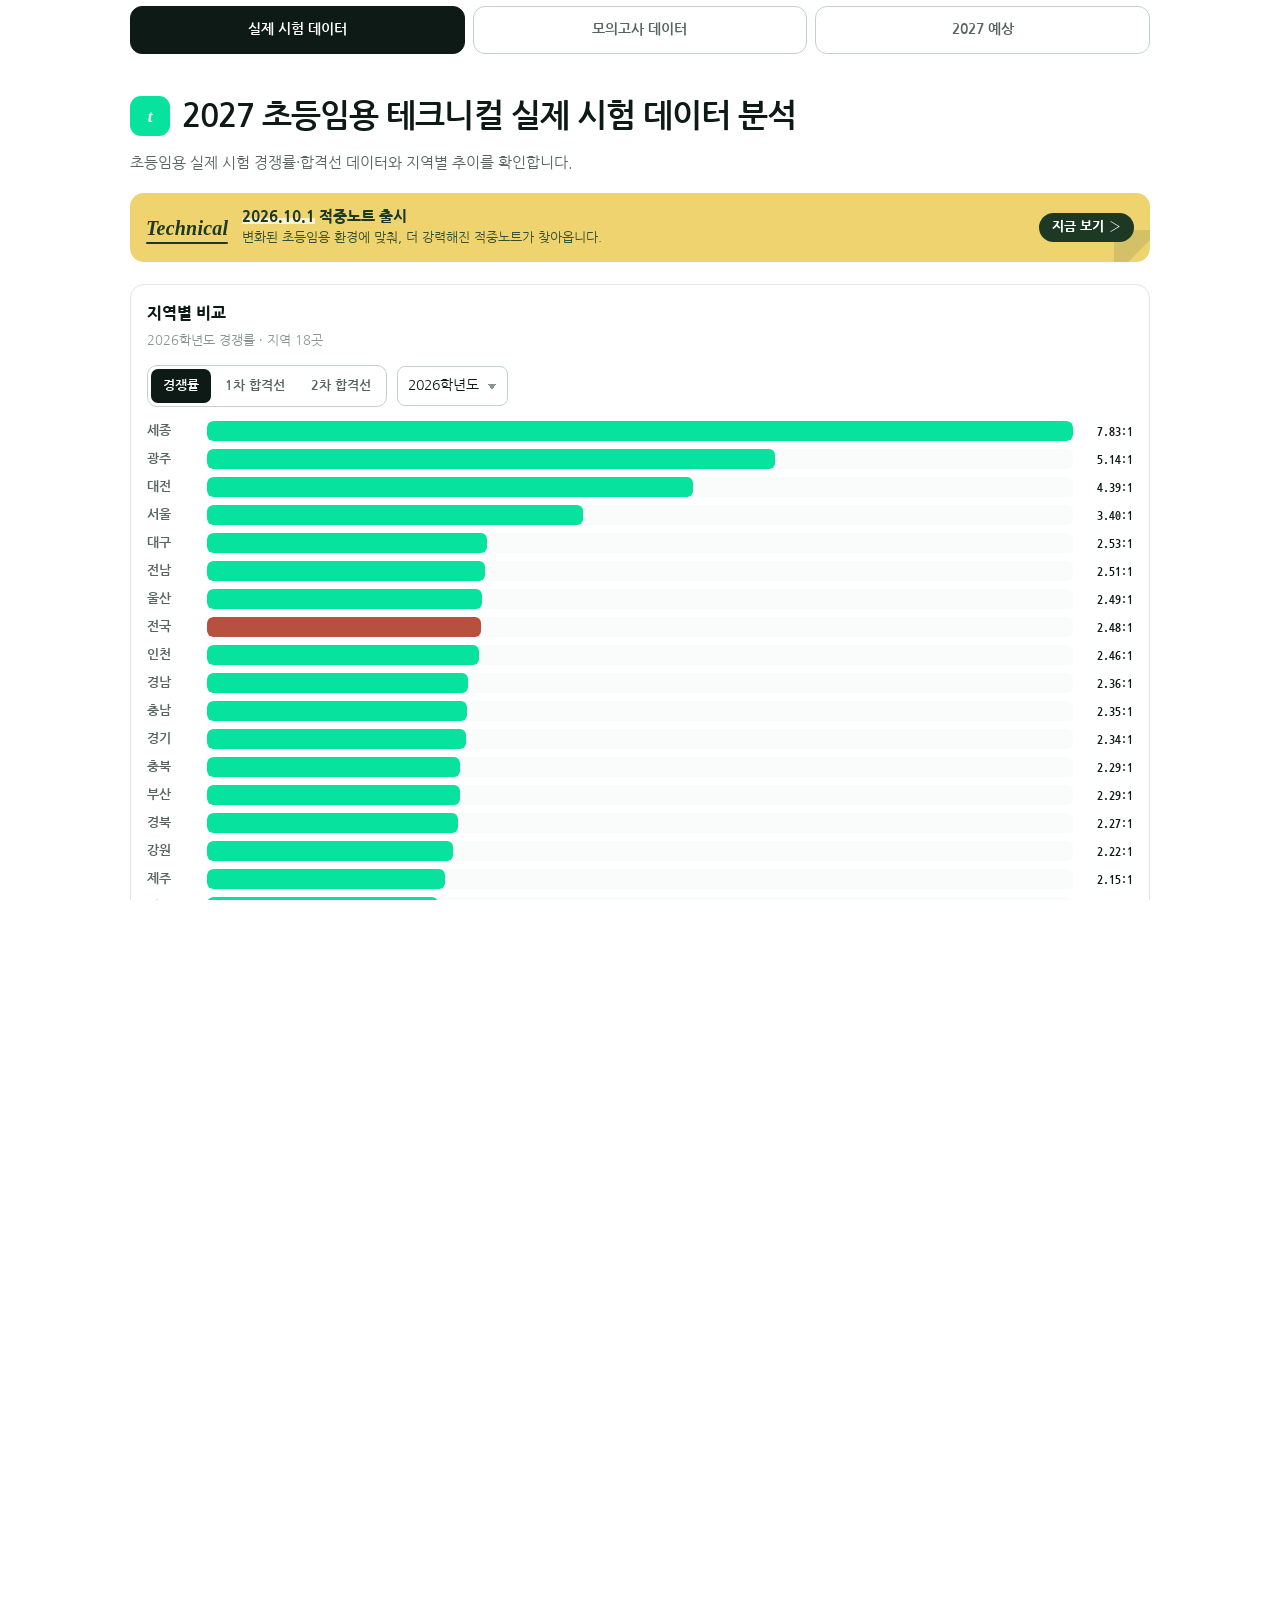
<file: real.html>
<!doctype html><html lang="ko"><head><meta charset="utf-8">
<meta name="viewport" content="width=device-width, initial-scale=1, viewport-fit=cover">
<title>실제 시험 데이터 | 테크니컬 초등임용 데이터랩</title>
<meta name="description" content="초등임용 실제 시험 경쟁률·합격선 데이터와 지역별 추이를 확인합니다.">
<link rel="preconnect" href="https://fonts.googleapis.com">
<link rel="preconnect" href="https://fonts.gstatic.com" crossorigin>
<link rel="stylesheet" href="https://fonts.googleapis.com/css2?family=Nanum+Gothic:wght@400;700;800&family=Nanum+Gothic+Coding:wght@400;700&display=swap">
<link rel="stylesheet" href="common.css">
<style>
  :root{
    color-scheme: light;
    --ground:#ffffff; --surface:#ffffff; --surface-2:#fafcfb;
    --ink:#0e1a16; --ink-2:#56655f; --ink-3:#869590;
    --line:#dde6e2; --line-2:#c3d1cb;
    --avg:#07e29e; --avg-soft:#07e29e2e; --avg-ink:#05815c;
    --cut:#44526b; --cut-soft:#44526b1f;
    --cut2:#b8503f; --cut2-soft:#b8503f1a;
    --sans:"Nanum Gothic","Apple SD Gothic Neo","Malgun Gothic",-apple-system,sans-serif;
    --mono:"Nanum Gothic Coding",ui-monospace,SFMono-Regular,Menlo,monospace;
    padding-top: env(safe-area-inset-top,0px);
    padding-bottom: env(safe-area-inset-bottom,0px);
  }
  *{box-sizing:border-box}
  html,body{height:100%;max-width:100%;overflow-x:hidden}
  body{
    margin:0; background:var(--ground); color:var(--ink);
    font-family:var(--sans); font-size:15px; line-height:1.6;
    -webkit-font-smoothing:antialiased; word-break:keep-all; overflow-wrap:break-word;
  }
  h1,h2,h3{text-wrap:balance} p{text-wrap:pretty}
  button,select{-webkit-tap-highlight-color:transparent; touch-action:manipulation; font:inherit}

  .wrap{
    max-width:1060px; margin:0 auto;
    padding-left:max(20px, env(safe-area-inset-left));
    padding-right:max(20px, env(safe-area-inset-right));
    padding-block:32px calc(56px + env(safe-area-inset-bottom));
    display:flex; flex-direction:column; gap:22px;
  }

  .brand{display:flex; align-items:center; gap:12px}
  .logo{
    display:grid; place-items:center; width:40px; height:40px; flex:none;
    border-radius:11px; background:var(--avg); color:#fff;
    font-family:Georgia,"Times New Roman",serif; font-weight:700; font-style:italic; font-size:17px;
  }
  h1{margin:0; min-width:0; font-size:min(32px,3.4vw); font-weight:700; letter-spacing:-0.03em; line-height:1.3; white-space:nowrap}
  .lede{margin:14px 0 0; max-width:54ch; color:var(--ink-2); font-size:14.5px; line-height:1.78}

  nav.tabs{
    display:grid; grid-template-columns:repeat(3,1fr); gap:8px;
    position:sticky; top:0; z-index:5; background:var(--ground);
    padding-block:6px 2px;
  }
  nav.tabs button{
    border:1px solid var(--line-2); background:var(--surface);
    color:var(--ink-2); border-radius:12px; padding:12px 6px;
    font-weight:700; font-size:13.5px; cursor:pointer; text-align:center;
    transition:background .12s,color .12s,border-color .12s;
  }
  nav.tabs button.is-on{background:var(--ink); color:#fff; border-color:var(--ink)}
  @media (max-width:420px){ nav.tabs button{font-size:12px; padding:11px 4px} }

  section.view{display:none}
  section.view.is-on{display:flex; flex-direction:column; gap:18px}

  .panel{
    border:1px solid var(--line); border-radius:14px; padding:16px;
    background:var(--surface); display:flex; flex-direction:column; gap:14px;
  }
  .panel-head h2{margin:0 0 4px; font-size:16px; font-weight:800}
  .panel-head .note{margin:0; color:var(--ink-3); font-size:12.5px}

  .seg{display:inline-flex; border:1px solid var(--line-2); border-radius:10px; padding:3px; gap:2px}
  .seg button{
    border:none; background:none; color:var(--ink-2); font-weight:700; font-size:13px;
    padding:7px 12px; border-radius:7px; cursor:pointer;
  }
  .seg button.is-on{background:var(--ink); color:#fff}

  .row-controls{display:flex; flex-wrap:wrap; align-items:center; gap:10px}
  select.plain{
    font-family:var(--sans); font-size:13.5px; color:var(--ink); background:var(--surface);
    border:1px solid var(--line-2); border-radius:8px; padding:8px 28px 8px 10px;
    appearance:none; -webkit-appearance:none;
    background-image:linear-gradient(45deg,transparent 50%,var(--ink-3) 50%),
                      linear-gradient(135deg,var(--ink-3) 50%,transparent 50%);
    background-position:calc(100% - 15px) 50%, calc(100% - 10px) 50%;
    background-size:5px 5px, 5px 5px; background-repeat:no-repeat;
  }

  .bars{list-style:none; margin:0; padding:0; display:flex; flex-direction:column; gap:8px}
  .bars li{display:grid; grid-template-columns:52px 1fr 52px; align-items:center; gap:8px}
  .bars .name{font-size:12.5px; color:var(--ink-2); font-weight:700; white-space:nowrap; overflow:hidden; text-overflow:ellipsis}
  .bars .track{position:relative; height:20px; background:var(--surface-2); border-radius:6px; overflow:hidden}
  .bars .fill{position:absolute; inset:0 auto 0 0; border-radius:6px; background:var(--avg)}
  .bars li.is-me .fill{background:var(--cut2)}
  .bars .val{font-family:var(--mono); font-size:12px; font-weight:700; color:var(--ink); text-align:right; font-variant-numeric:tabular-nums}

  .trend-wrap{display:flex; flex-direction:column; gap:10px}
  .trend-chart{width:100%; height:auto; display:block}
  .trend-pts text{font-family:var(--mono); font-variant-numeric:tabular-nums}
  .legend-inline{display:flex; gap:14px; margin:0; font-size:12px; color:var(--ink-3)}
  .legend-inline span{display:inline-flex; align-items:center; gap:5px}
  .legend-inline i{width:9px; height:9px; border-radius:3px; background:var(--avg); display:inline-block}
  .legend-inline i.i-cut{background:var(--cut)}
  .legend-inline i.i-cut2{background:var(--cut2)}

  .empty-note{color:var(--ink-3); font-size:13px; padding:10px 2px}

  .mock-frame-wrap{border-radius:14px; overflow:hidden; border:1px solid var(--line)}
  iframe.mock-frame{width:100%; border:0; display:block; height:1400px; background:#faf9f5}

  .notice{
    display:flex; flex-direction:column; align-items:center; text-align:center; gap:16px;
    padding:48px 22px; border:1px dashed var(--line-2); border-radius:16px; background:var(--surface-2);
  }
  .notice-icon{
    display:grid; place-items:center; width:52px; height:52px; border-radius:50%;
    background:var(--avg-soft); color:var(--avg-ink); flex:none;
  }
  .notice-icon svg{width:24px; height:24px}
  .notice-title{margin:0; font-size:17px; font-weight:800; color:var(--ink); max-width:34ch}
  .notice-sub{margin:0; font-size:13px; color:var(--ink-2); max-width:44ch; line-height:1.7}
  .notice-badge{
    font-family:var(--mono); font-size:11.5px; font-weight:700; letter-spacing:.04em;
    color:var(--avg-ink); background:var(--avg-soft); border-radius:999px; padding:5px 12px;
  }

  .disclaimer{
    font-size:12px; color:var(--ink-3); border-top:1px solid var(--line); padding-top:14px;
  }
@media(max-width:460px){.brand{gap:10px}.logo{width:34px;height:34px;border-radius:9px}}
</style></head><body>
<div class="site-nav-shell"><nav class="site-nav" aria-label="데이터 종류 선택"><a href="real.html" class="is-on">실제 시험 데이터</a><a href="mock.html" class="">모의고사 데이터</a><a href="expected-2027.html" class="">2027 예상</a></nav></div>
<div class="wrap">
<header>
    <div class="brand">
      <span class="logo" aria-hidden="true">t</span>
      <h1 data-fit-title>2027 초등임용 테크니컬 실제 시험 데이터 분석</h1>
    </div>
    <p class="lede">초등임용 실제 시험 경쟁률·합격선 데이터와 지역별 추이를 확인합니다.</p>
  </header>
<section class="view is-on" id="view-real" aria-label="실제 시험 데이터">
    <section class="panel">
      <div class="panel-head">
        <h2>지역별 비교</h2>
        <p class="note" id="real-rank-note"></p>
      </div>
      <div class="row-controls">
        <div class="seg" role="group" aria-label="지표 선택" id="metric-seg">
          <button type="button" data-metric="rate" class="is-on">경쟁률</button>
          <button type="button" data-metric="cut1">1차 합격선</button>
          <button type="button" data-metric="cut2">2차 합격선</button>
        </div>
        <select class="plain" id="year-select" aria-label="연도 선택"></select>
      </div>
      <ol class="bars" id="real-bars"></ol>
    </section>

    <section class="panel">
      <div class="panel-head">
        <h2>지역별 추이 <span id="trend-metric-label"></span></h2>
        <p class="note">선택한 지역의 최근 연도별 변화입니다.</p>
      </div>
      <div class="row-controls">
        <select class="plain" id="region-select" aria-label="지역 선택"></select>
      </div>
      <div class="trend-wrap">
        <svg class="trend-chart" id="trend-chart" viewBox="0 0 640 220" preserveAspectRatio="xMidYMid meet"></svg>
        <p class="legend-inline">
          <span><i></i> 선택 지역</span>
          <span id="nat-legend"><i class="i-cut2"></i> 전국(총계)</span>
        </p>
      </div>
    </section>

    <p class="disclaimer">경쟁률 및 합격선은 2022~2026학년도 자료를 기준으로 합니다. 초등 일반 전형을 기준으로 하며, 일부 소규모 세부 전형은 표에서 제외했습니다.</p>
  </section>
</div>
<script>
// ---- 실제 시험 데이터 ----
  const REGIONS = ["서울","경기","인천","대전","세종","충북","충남","부산","대구","울산","경북","경남","광주","전북","전남","강원","제주","전국"];

  const RATE = {
    "서울":{2022:3.7,2023:4.75,2024:4.48,2025:2.61,2026:3.4},
    "경기":{2022:2.02,2023:2.06,2024:2.41,2025:1.93,2026:2.34},
    "인천":{2022:2.3,2023:2.2,2024:2.59,2025:1.93,2026:2.46},
    "대전":{2022:4.1,2023:2.89,2024:6.33,2025:3.1,2026:4.39},
    "세종":{2022:3.31,2023:3.67,2024:5.89,2025:2.72,2026:7.83},
    "충북":{2022:1.88,2023:2.12,2024:2.03,2025:1.56,2026:2.29},
    "충남":{2022:2.32,2023:2.08,2024:2.04,2025:1.98,2026:2.35},
    "부산":{2022:2.14,2023:2.15,2024:2.29,2025:2.01,2026:2.29},
    "대구":{2022:1.72,2023:2.78,2024:2.36,2025:1.69,2026:2.53},
    "울산":{2022:2.15,2023:2.04,2024:2.13,2025:1.86,2026:2.49},
    "경북":{2022:1.76,2023:1.97,2024:2.08,2025:1.81,2026:2.27},
    "경남":{2022:2.03,2023:2.09,2024:2.02,2025:1.83,2026:2.36},
    "광주":{2022:9.6,2023:7.4,2024:9.2,2025:3.98,2026:5.14},
    "전북":{2022:2.25,2023:2.51,2024:2.24,2025:1.91,2026:2.09},
    "전남":{2022:2.01,2023:1.89,2024:2.25,2025:1.94,2026:2.51},
    "강원":{2022:2.84,2023:2.97,2024:4.03,2025:2.31,2026:2.22},
    "제주":{2022:1.86,2023:1.92,2024:2.16,2025:1.88,2026:2.15},
    "전국":{2022:2.2,2023:2.24,2024:2.45,2025:2.01,2026:2.48}
  };

  const CUT1 = {
    "서울":{2022:99.3, 2023:99.8, 2024:91.77,2025:91.8,2026:93.5}, "경기":{2022:84.17, 2023:81, 2024:77.5,2025:77.5,2026:80.17}, "인천":{2022:81.5, 2023:80.5, 2024:74.67,2025:74.7,2026:81.83},
    "대구":{2022:70.84, 2023:88.8, 2024:71.83,2025:75.3,2026:83}, "부산":{2022:86.5, 2023:83.8, 2024:81.33,2025:69.5,2026:83}, "대전":{2022:93.83, 2023:85.3, 2024:86.5,2025:81.3,2026:91.5},
    "세종":{2022:93, 2023:94.5, 2024:84,2025:86.5,2026:91.67}, "광주":{2022:96.66, 2023:90.5, 2024:89.5,2025:98,2026:89.17}, "울산":{2022:84.5, 2023:76.5, 2024:72.5,2025:72,2026:82.5},
    "강원":{2022:96.5, 2023:104, 2024:98,2025:71.8,2026:75}, "경북":{2022:69.34, 2023:74.5, 2024:66,2025:76.5,2026:75.67}, "경남":{2022:81.16, 2023:81.8, 2024:75.33,2025:78.3,2026:82.17},
    "전북":{2022:86.5, 2023:89.5, 2024:76.5,2025:72.5,2026:77.17}, "전남":{2022:81.5, 2023:74.2, 2024:76.5,2025:66,2026:82}, "충북":{2022:78.5, 2023:86.3, 2024:69.5,2025:89.5,2026:80.17},
    "충남":{2022:86.5, 2023:77, 2024:78.33,2025:84,2026:80}, "제주":{2022:73.83, 2023:72.5, 2024:75,2025:75,2026:79.5}
  };

  const CUT2 = {
    "서울":{2022:172.2, 2023:172.8, 2024:168.83,2025:168.8,2026:166.73}, "경기":{2022:166.1, 2023:161.6, 2024:163.37,2025:163.4,2026:162.03}, "인천":{2022:163.9, 2023:161.7, 2024:162.47,2025:162.5,2026:163.4},
    "대구":{2022:161.2, 2023:162.6, 2024:156.93,2025:160.5,2026:157.9}, "부산":{2022:166.2, 2023:164.2, 2024:165.26,2025:159.7,2026:164.13}, "대전":{2022:169.8, 2023:164.2, 2024:163.71,2025:165.3,2026:167.77},
    "세종":{2022:171.8, 2023:170.6, 2024:165.87,2025:163.7,2026:165.93}, "광주":{2022:173, 2023:168.9, 2024:167.43,2025:179.9,2026:166.9}, "울산":{2022:166.2, 2023:160.1, 2024:158.33,2025:160.88,2026:162.04},
    "강원":{2022:181, 2023:177.2, 2024:179.93,2025:156.9,2026:158.14}, "경북":{2022:155.2, 2023:153.9, 2024:155.23,2025:163,2026:155.94}, "경남":{2022:162.2, 2023:161.3, 2024:160.47,2025:160.7,2026:162.7},
    "전북":{2022:166.8, 2023:167.9, 2024:163.03,2025:158.3,2026:163.4}, "전남":{2022:164.3, 2023:160.8, 2024:160.88,2025:155.2,2026:158}, "충북":{2022:161.9, 2023:164.3, 2024:159.66,2025:167.4,2026:162.06},
    "충남":{2022:165.9, 2023:157.3, 2024:160.7,2025:165.9,2026:158.67}, "제주":{2022:161.3, 2023:156.5, 2024:160.63,2025:160.6,2026:162.41}
  };

  const METRICS = {
    rate: { label:"경쟁률", data: RATE, years:[2022,2023,2024,2025,2026], unit:"", fmt:(v)=>v.toFixed(2), suffix:":1" },
    cut1: { label:"1차 합격선", data: CUT1, years:[2022,2023,2024,2025,2026], unit:"점", fmt:(v)=>v.toFixed(2), suffix:"점" },
    cut2: { label:"2차 합격선", data: CUT2, years:[2022,2023,2024,2025,2026], unit:"점", fmt:(v)=>v.toFixed(2), suffix:"점" }
  };

  const rState = { metric:"rate", year:2026, region:"서울" };

  const el = {
    metricSeg: document.getElementById("metric-seg"),
    yearSelect: document.getElementById("year-select"),
    regionSelect: document.getElementById("region-select"),
    bars: document.getElementById("real-bars"),
    rankNote: document.getElementById("real-rank-note"),
    trendChart: document.getElementById("trend-chart"),
    trendLabel: document.getElementById("trend-metric-label"),
    natLegend: document.getElementById("nat-legend")
  };

  REGIONS.forEach((r) => {
    const opt = document.createElement("option");
    opt.value = r; opt.textContent = r;
    el.regionSelect.appendChild(opt);
  });
  el.regionSelect.value = rState.region;

  function fillYearSelect() {
    const years = METRICS[rState.metric].years;
    el.yearSelect.innerHTML = "";
    years.slice().reverse().forEach((y) => {
      const opt = document.createElement("option");
      opt.value = y; opt.textContent = y + "학년도";
      el.yearSelect.appendChild(opt);
    });
    if (!years.includes(rState.year)) rState.year = years[years.length - 1];
    el.yearSelect.value = rState.year;
  }

  function renderBars() {
    const m = METRICS[rState.metric];
    const rows = REGIONS
      .filter((r) => m.data[r] && m.data[r][rState.year] != null)
      .map((r) => ({ r, v: m.data[r][rState.year] }))
      .sort((a, b) => b.v - a.v);
    const max = Math.max(...rows.map((x) => x.v), 0.0001);

    el.rankNote.textContent = `${rState.year}학년도 ${m.label} · 지역 ${rows.length}곳`;
    el.bars.innerHTML = "";
    rows.forEach(({ r, v }) => {
      const li = document.createElement("li");
      if (r === "전국") li.classList.add("is-me");
      const pct = Math.max(2, (v / max) * 100);
      li.innerHTML =
        `<span class="name">${r}</span>` +
        `<span class="track"><span class="fill" style="width:${pct}%"></span></span>` +
        `<span class="val">${m.fmt(v)}${m.suffix}</span>`;
      el.bars.appendChild(li);
    });
  }

  function syncNational() {
    const hasNat = !!METRICS[rState.metric].data["전국"];
    el.natLegend.style.display = hasNat ? "" : "none";
    const opt = [...el.regionSelect.options].find((o) => o.value === "전국");
    if (opt) { opt.hidden = !hasNat; opt.disabled = !hasNat; }
    if (!hasNat && rState.region === "전국") {
      rState.region = "서울";
      el.regionSelect.value = "서울";
    }
  }

  function renderTrend() {
    syncNational();
    const m = METRICS[rState.metric];
    el.trendLabel.textContent = "(" + m.label + ")";
    const years = m.years;
    const regionVals = years.map((y) => (m.data[rState.region] || {})[y]);
    const natVals = years.map((y) => (m.data["전국"] || {})[y]);
    const svg = el.trendChart;
    svg.innerHTML = "";

    const have = regionVals.some((v) => v != null);
    if (!have) {
      svg.style.display = "none";
      return;
    }
    svg.style.display = "block";

    const all = regionVals.concat(natVals).filter((v) => v != null);
    const vMax = Math.max(...all);
    const vMin = Math.min(...all);
    const pad = (vMax - vMin) * 0.15 || vMax * 0.1 || 1;
    const top = vMax + pad, bottom = Math.max(0, vMin - pad);

    const W = 640, H = 220, L = 40, R = 14, T = 16, B = 28;
    const plotW = W - L - R, plotH = H - T - B;
    const n = years.length;
    const x = (i) => L + (n === 1 ? plotW / 2 : (plotW * i) / (n - 1));
    const y = (v) => T + plotH - ((v - bottom) / (top - bottom || 1)) * plotH;

    const ns = "http://www.w3.org/2000/svg";
    function line(vals, color) {
      const pts = vals.map((v, i) => (v == null ? null : [x(i), y(v)])).filter(Boolean);
      if (pts.length < 1) return;
      if (pts.length > 1) {
        const path = document.createElementNS(ns, "path");
        path.setAttribute("d", "M" + pts.map((p) => p.join(",")).join(" L"));
        path.setAttribute("fill", "none");
        path.setAttribute("stroke", color);
        path.setAttribute("stroke-width", "2.5");
        path.setAttribute("stroke-linejoin", "round");
        path.setAttribute("stroke-linecap", "round");
        svg.appendChild(path);
      }
      pts.forEach(([px, py]) => {
        const c = document.createElementNS(ns, "circle");
        c.setAttribute("cx", px); c.setAttribute("cy", py); c.setAttribute("r", "3.5");
        c.setAttribute("fill", color);
        svg.appendChild(c);
      });
    }

    // axis baseline
    const axis = document.createElementNS(ns, "line");
    axis.setAttribute("x1", L); axis.setAttribute("x2", W - R);
    axis.setAttribute("y1", H - B); axis.setAttribute("y2", H - B);
    axis.setAttribute("stroke", "#dde6e2");
    svg.appendChild(axis);

    years.forEach((yr, i) => {
      const t = document.createElementNS(ns, "text");
      t.setAttribute("x", x(i)); t.setAttribute("y", H - 8);
      t.setAttribute("text-anchor", "middle");
      t.setAttribute("font-size", "11"); t.setAttribute("fill", "#869590");
      t.textContent = yr;
      svg.appendChild(t);
    });

    line(natVals, "#b8503f");
    line(regionVals, "#07e29e");

    regionVals.forEach((v, i) => {
      if (v == null) return;
      const t = document.createElementNS(ns, "text");
      t.setAttribute("x", x(i)); t.setAttribute("y", y(v) - 9);
      t.setAttribute("text-anchor", "middle"); t.setAttribute("class", "trend-pts");
      t.setAttribute("font-size", "11"); t.setAttribute("fill", "#05815c"); t.setAttribute("font-weight", "700");
      t.textContent = m.fmt(v);
      svg.appendChild(t);
    });
  }

  function renderReal() {
    fillYearSelect();
    renderBars();
    renderTrend();
  }

  el.metricSeg.addEventListener("click", (e) => {
    const b = e.target.closest("button[data-metric]");
    if (!b) return;
    rState.metric = b.dataset.metric;
    [...el.metricSeg.children].forEach((c) => c.classList.toggle("is-on", c === b));
    renderReal();
  });
  el.yearSelect.addEventListener("change", () => {
    rState.year = Number(el.yearSelect.value);
    renderBars();
  });
  el.regionSelect.addEventListener("change", () => {
    rState.region = el.regionSelect.value;
    renderTrend();
  });

  renderReal();
</script><script src="hitnote.js"></script></body></html>
</file>
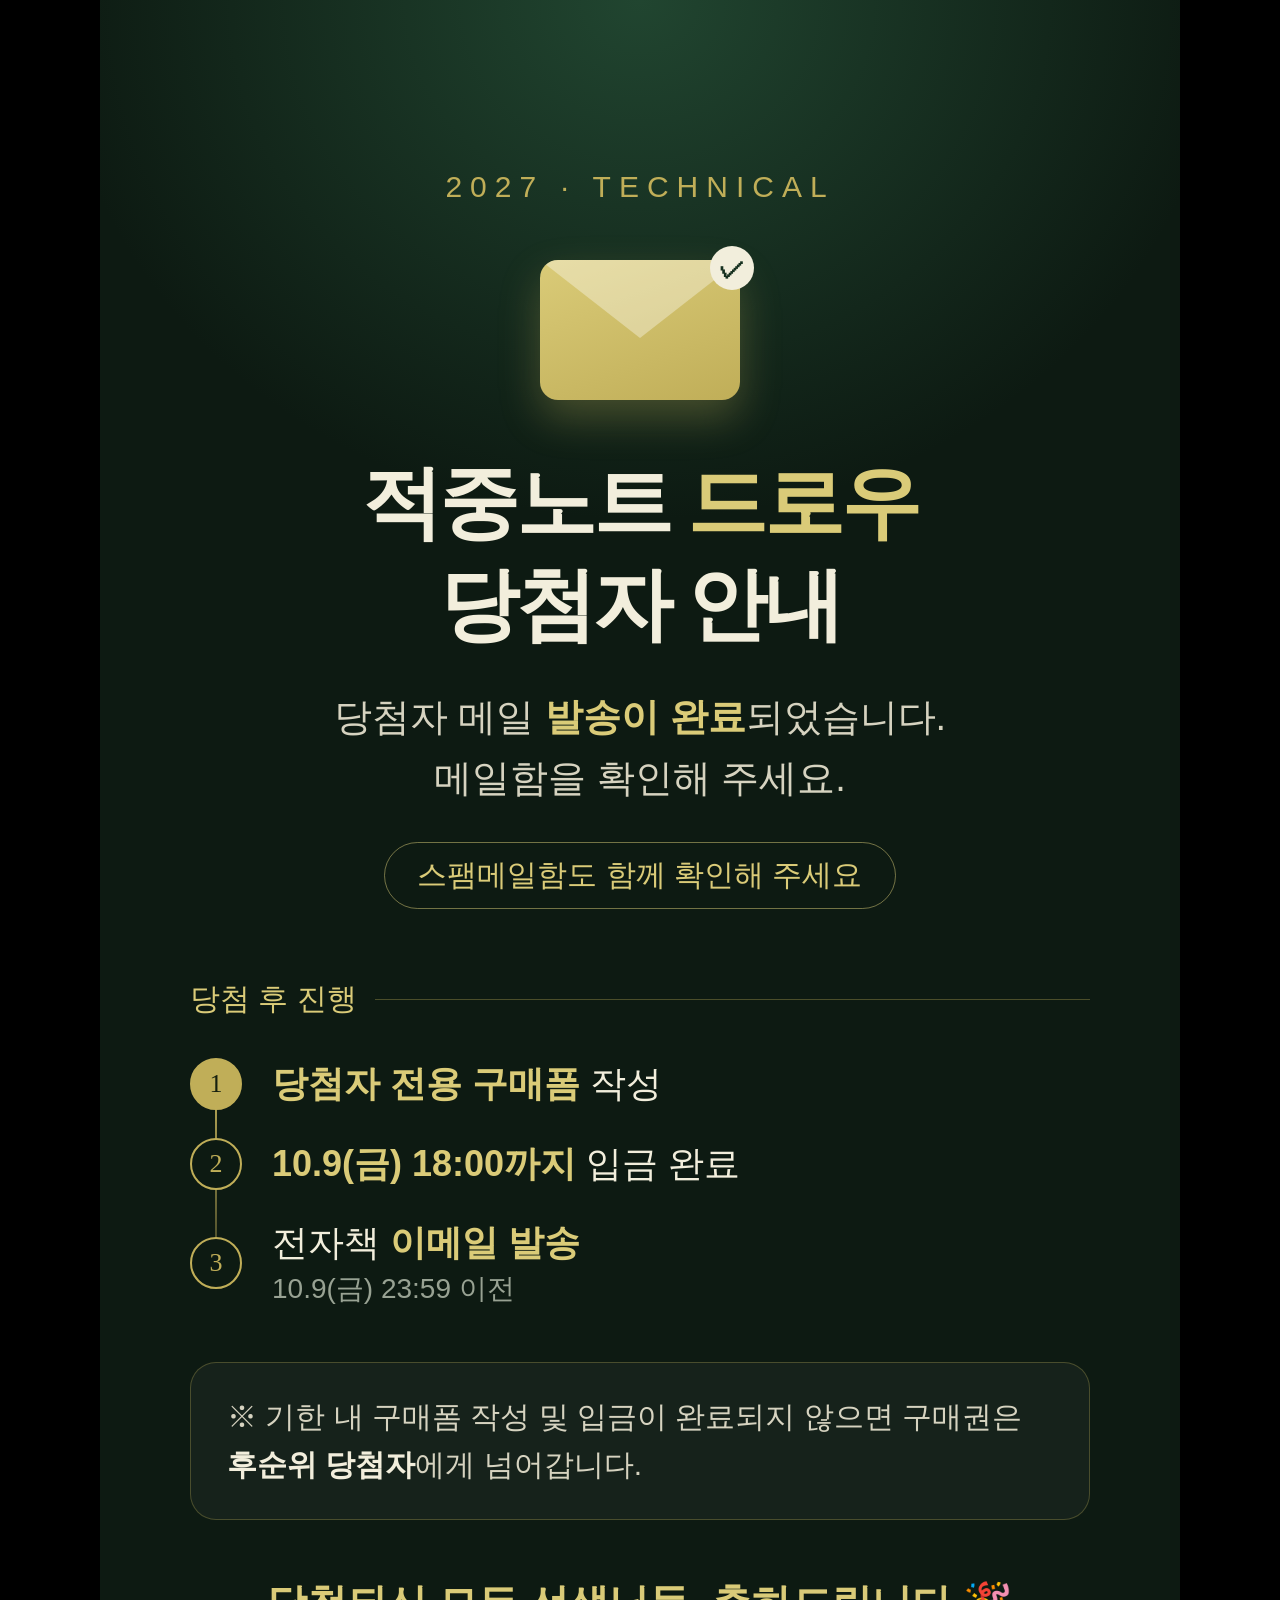
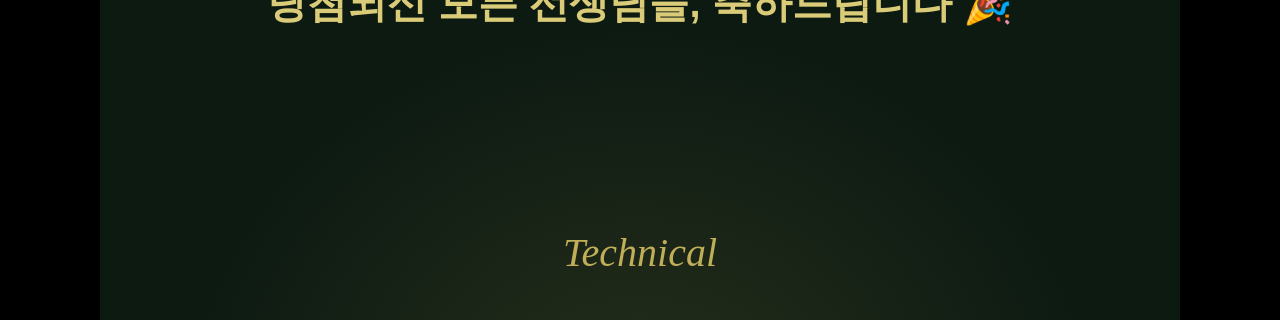
<file: schedule.html>
<!DOCTYPE html>
<html lang="ko">
<head>
<meta charset="utf-8">
<meta name="viewport" content="width=device-width, initial-scale=1">
<title>2027 테크니컬 적중노트 · 드로우 당첨자 안내</title>
<style>
:root{--bg:#0d1a12;--g:#16301F;--g2:#21442f;--y:#C0AE58;--yl:#DACB78;--cream:#F2EEDC;--mut:#98a293}
*{box-sizing:border-box;margin:0;padding:0}
html,body{background:#000}
body{display:flex;justify-content:center;align-items:flex-start;overflow:auto;font-family:'Noto Sans CJK KR','Noto Sans KR','Apple SD Gothic Neo','Malgun Gothic',sans-serif;color:var(--cream)}
.stage{width:1080px;height:1920px;position:relative;flex:none;transform-origin:top center;overflow:hidden;padding:170px 90px 0;
background:radial-gradient(900px 800px at 50% 0%,rgba(46,98,68,.6),transparent 65%),radial-gradient(700px 600px at 50% 105%,rgba(192,174,88,.14),transparent 65%),var(--bg)}
.serif{font-family:'Noto Serif CJK KR','Noto Serif KR','Nanum Myeongjo',serif}
.brand{text-align:center;color:var(--y);font-size:30px;letter-spacing:8px}
.mail{position:relative;width:200px;height:140px;margin:56px auto 0;animation:float 3.4s ease-in-out infinite}
.mail .body{position:absolute;inset:0;border-radius:18px;background:linear-gradient(160deg,#DACB78,#C0AE58);box-shadow:0 18px 40px rgba(192,174,88,.3)}
.mail .flap{position:absolute;left:0;right:0;top:0;height:78px;clip-path:polygon(0 0,100% 0,50% 100%);background:rgba(255,255,255,.35);border-radius:18px 18px 0 0}
.mail .dot{position:absolute;right:-14px;top:-14px;width:44px;height:44px;border-radius:50%;background:#F2EEDC;color:#16301F;font-weight:800;font-size:26px;display:flex;align-items:center;justify-content:center;animation:pop 3.4s ease-in-out infinite}
@keyframes float{50%{transform:translateY(-14px)}}
@keyframes pop{0%,100%{transform:scale(1)}50%{transform:scale(1.15)}}
h1{margin-top:52px;text-align:center;font-size:80px;line-height:1.28;font-weight:700;letter-spacing:-3px;word-break:keep-all}
h1 em{font-style:normal;color:var(--yl)}
.lead{margin-top:30px;text-align:center;font-size:38px;line-height:1.6;color:#d6d3c0;word-break:keep-all}
.lead b{color:var(--yl);font-weight:700}
.spam{margin:34px auto 0;width:max-content;font-size:30px;padding:12px 32px;border-radius:99px;border:1.5px solid rgba(218,203,120,.5);color:var(--yl)}
.sec{margin-top:70px;font-size:30px;color:var(--yl);display:flex;align-items:center;gap:18px}
.sec:after{content:"";flex:1;height:1px;background:rgba(192,174,88,.35)}
.tl{position:relative;margin-top:24px}
.tl:before{content:"";position:absolute;left:25px;top:34px;bottom:34px;width:2px;background:linear-gradient(var(--y),rgba(192,174,88,.2))}
.st{position:relative;display:flex;gap:30px;padding:14px 0;align-items:center}
.dot2{flex:none;width:52px;height:52px;border-radius:50%;background:var(--bg);border:2px solid var(--y);color:var(--y);display:flex;align-items:center;justify-content:center;font-family:'Liberation Serif',serif;font-size:26px;z-index:1}
.st.hot .dot2{background:var(--y);color:#16200f}
.st .t{font-size:36px;line-height:1.4;word-break:keep-all}
.st .t b{color:var(--yl)}
.st .t small{display:block;font-size:28px;color:var(--mut)}
.warn{margin-top:40px;padding:30px 36px;border-radius:26px;background:rgba(255,255,255,.04);border:1.5px solid rgba(192,174,88,.3);font-size:30px;line-height:1.6;color:#d6d3c0;word-break:keep-all}
.warn b{color:var(--cream)}
.cong{margin-top:56px;text-align:center;font-size:40px;font-weight:700;color:var(--yl)}
.foot{position:absolute;left:90px;right:90px;bottom:44px;text-align:center;font-family:'Liberation Serif',serif;font-style:italic;font-size:40px;color:var(--y)}
</style>
</head>
<body>
<div class="stage" id="stage">
  <div class="brand">2027 · TECHNICAL</div>
  <div class="mail"><div class="body"></div><div class="flap"></div><div class="dot">✓</div></div>
  <h1 class="serif">적중노트 <em>드로우</em><br>당첨자 안내</h1>
  <p class="lead">당첨자 메일 <b>발송이 완료</b>되었습니다.<br>메일함을 확인해 주세요.</p>
  <div class="spam">스팸메일함도 함께 확인해 주세요</div>

  <div class="sec">당첨 후 진행</div>
  <div class="tl">
    <div class="st hot"><span class="dot2">1</span><div class="t"><b>당첨자 전용 구매폼</b> 작성</div></div>
    <div class="st"><span class="dot2">2</span><div class="t"><b>10.9(금) 18:00까지</b> 입금 완료</div></div>
    <div class="st"><span class="dot2">3</span><div class="t">전자책 <b>이메일 발송</b><small>10.9(금) 23:59 이전</small></div></div>
  </div>
  <div class="warn">※ 기한 내 구매폼 작성 및 입금이 완료되지 않으면 구매권은 <b>후순위 당첨자</b>에게 넘어갑니다.</div>
  <div class="cong">당첨되신 모든 선생님들, 축하드립니다 🎉</div>
  <div class="foot">Technical</div>
</div>
<script>
function fit(){var s=document.getElementById('stage');var k=Math.min(1,innerWidth/1080);s.style.transform='scale('+k+')';s.style.marginBottom=(1920*(k-1))+'px';}
fit();addEventListener('resize',fit);
</script>
</body>
</html>
</file>
<file: common.css>
/* Shared site navigation */
.site-nav{display:grid;grid-template-columns:repeat(3,1fr);gap:8px;position:sticky;top:0;z-index:20;background:var(--ground,#fff);padding:6px 0 8px;margin-bottom:2px}
.site-nav a{border:1px solid var(--line-2,#c3d1cb);background:var(--surface,#fff);color:var(--ink-2,#56655f);border-radius:12px;padding:12px 6px;font-weight:700;font-size:13.5px;cursor:pointer;text-align:center;text-decoration:none;transition:background .12s,color .12s,border-color .12s}
.site-nav a.is-on{background:var(--ink,#0e1a16);color:#fff;border-color:var(--ink,#0e1a16)}
.site-nav a:hover{border-color:var(--ink,#0e1a16)}
@media(max-width:420px){.site-nav a{font-size:12px;padding:11px 4px}}
.site-nav-shell{max-width:1060px;margin:0 auto;padding:0 20px}
@media(max-width:420px){.site-nav-shell{padding:0 20px}}
/* Shared Korea map (kmap.js) — 페이지가 정의한 CSS 변수를 쓰되, 없으면 fallback */
.mapbox{display:grid;grid-template-columns:minmax(0,290px) 1fr;gap:18px;align-items:start}
@media(max-width:640px){.mapbox{grid-template-columns:1fr}}
.kmap{width:100%;max-width:290px;height:auto;display:block;margin:0 auto}
.kmap .rg{fill:var(--surface-2,#fafcfb);stroke:var(--line-2,#c3d1cb);stroke-width:.8;stroke-linejoin:round;cursor:pointer;transition:fill .12s;outline:none}
.kmap .rg:hover{fill:var(--avg-soft,#07e29e2e)}
.kmap .rg.is-me{fill:var(--cut2-soft,var(--warn-soft,#b8503f1a))}
.kmap .rg:focus-visible{stroke:var(--avg-ink,#05815c);stroke-width:1.6}
.kmap .mhl{fill:none;stroke:var(--cut2,var(--warn,#b8503f));stroke-width:1.8;stroke-linejoin:round;pointer-events:none}
.kmap .lb{font:800 9px var(--sans,sans-serif);fill:var(--ink-2,#56655f);text-anchor:middle;pointer-events:none}
.kmap .lb.sm2{font-size:6.5px}
.kmap-note{margin:0;color:var(--ink-3,#869590);font-size:12.5px}
.mcard{border:1px solid var(--line,#dde6e2);border-radius:14px;padding:16px;background:var(--surface,#fff);display:flex;flex-direction:column;gap:12px}
.mcard h3{margin:0;font-size:18px;font-weight:800}
.mcard h3 small{font-size:11.5px;color:var(--cut2,var(--warn,#b8503f));font-weight:700;margin-left:4px}
.mbig{background:var(--ink,#0e1a16);color:#fff;border-radius:12px;padding:12px 14px}
.mbig small{display:block;font-size:11.5px;color:#9fb3ab;font-weight:700}
.mbig b{display:block;font-family:var(--mono,monospace);font-size:30px;line-height:1.2}
.mbig span{font-size:12px;color:#9fb3ab}
.mcard dl{margin:0;display:flex;flex-direction:column}
.mcard dl>div{display:flex;justify-content:space-between;gap:10px;padding:8px 0;border-bottom:1px solid var(--line,#dde6e2);font-size:13px}
.mcard dt{color:var(--ink-3,#869590);font-weight:700;flex:none}
.mcard dd{margin:0;text-align:right;font-family:var(--mono,monospace);font-variant-numeric:tabular-nums}
.mcard dd small{font-family:var(--sans,sans-serif);font-size:11.5px;color:var(--ink-2,#56655f)}
.mcard dd i{font-style:normal}
.mcard .up{color:var(--cut2,var(--warn,#b8503f))}.mcard .dn{color:var(--avg-ink,#05815c)}
.mcard .good{color:var(--avg-ink,#05815c)}.mcard .bad{color:var(--cut2,var(--warn,#b8503f))}
</file>
